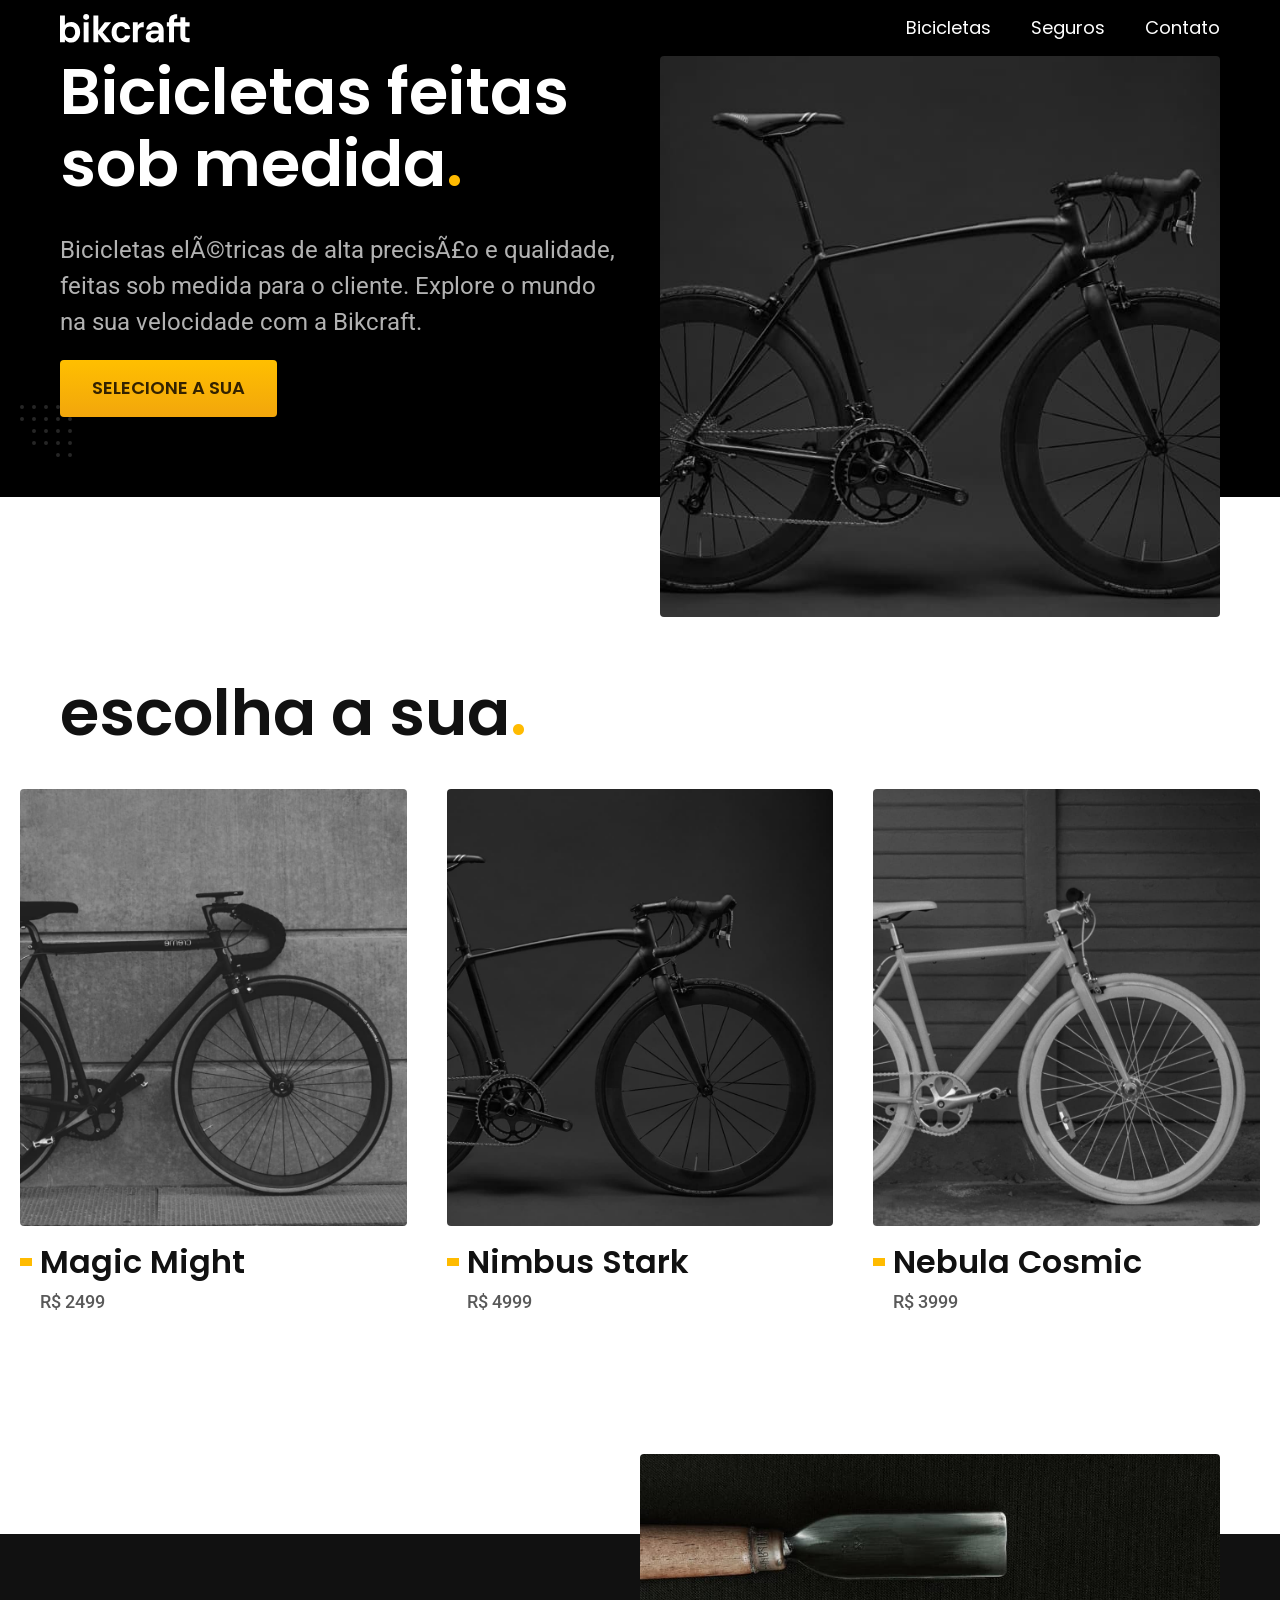
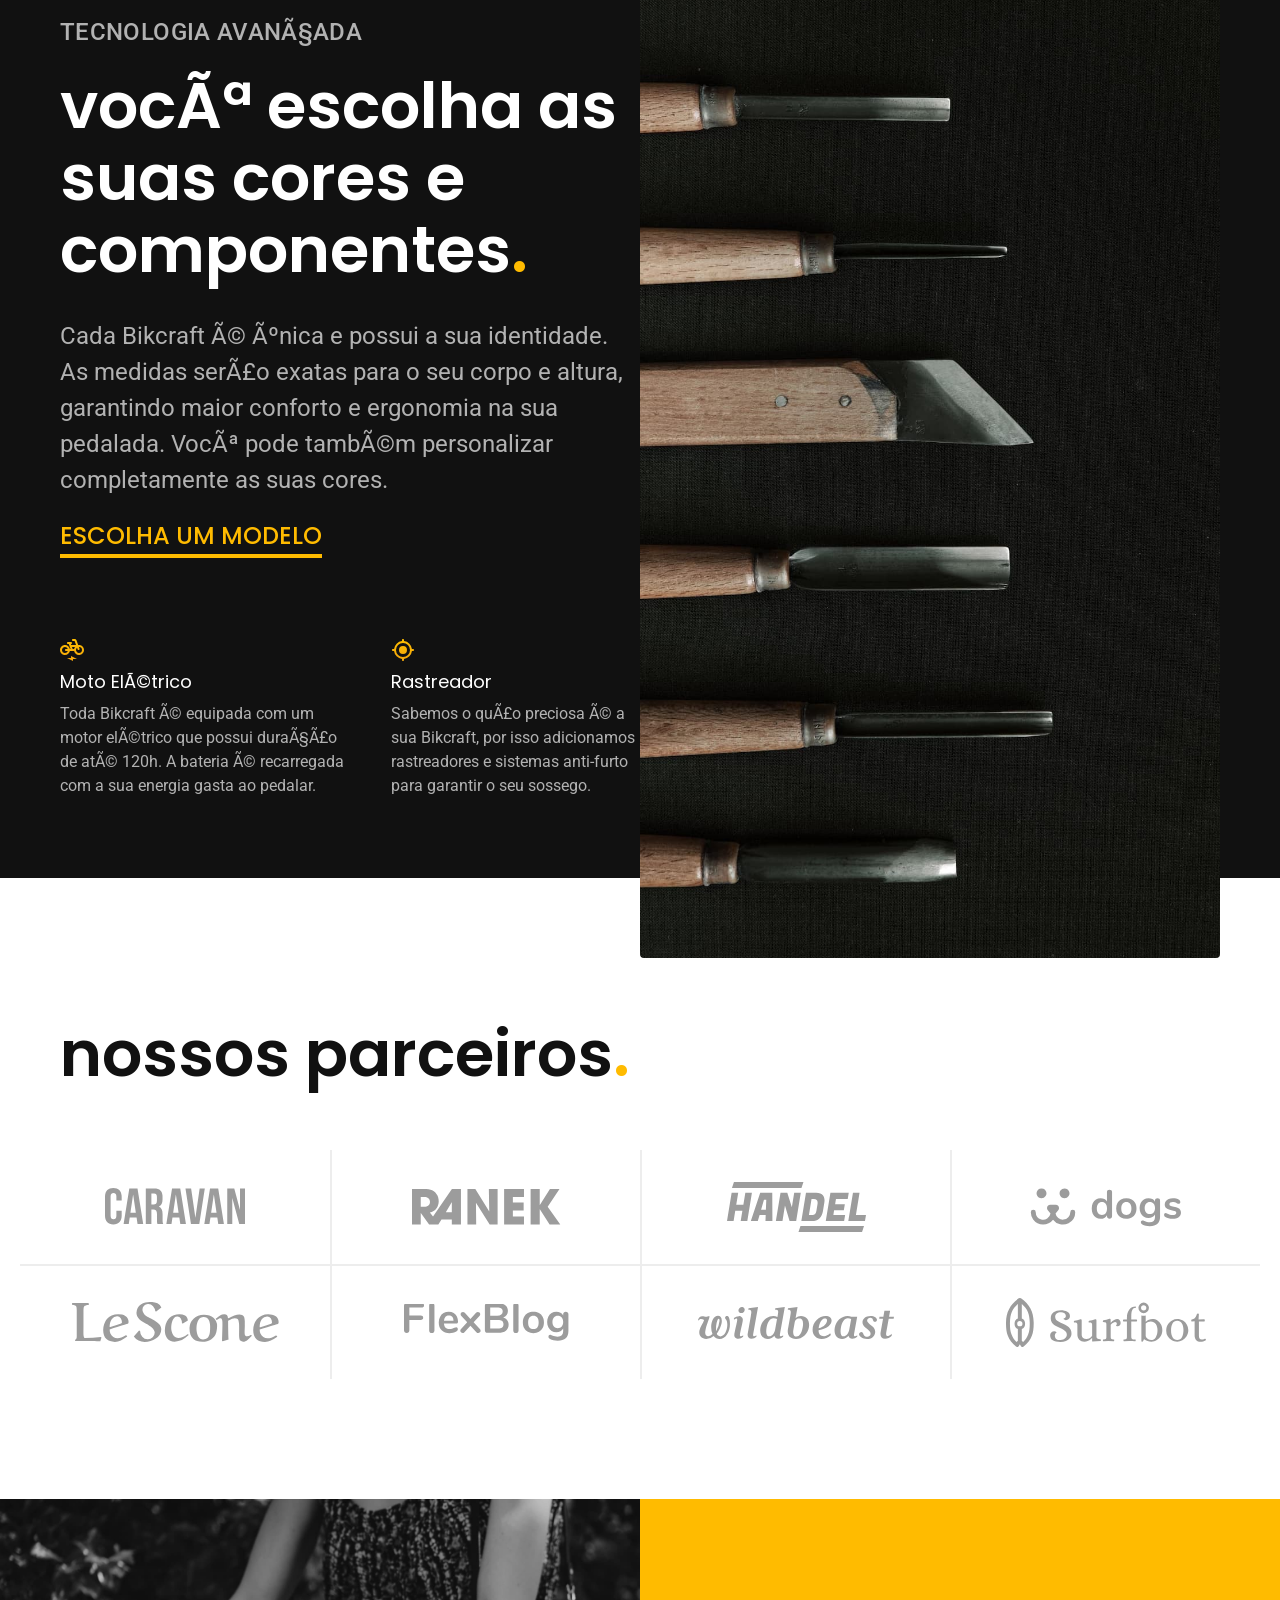
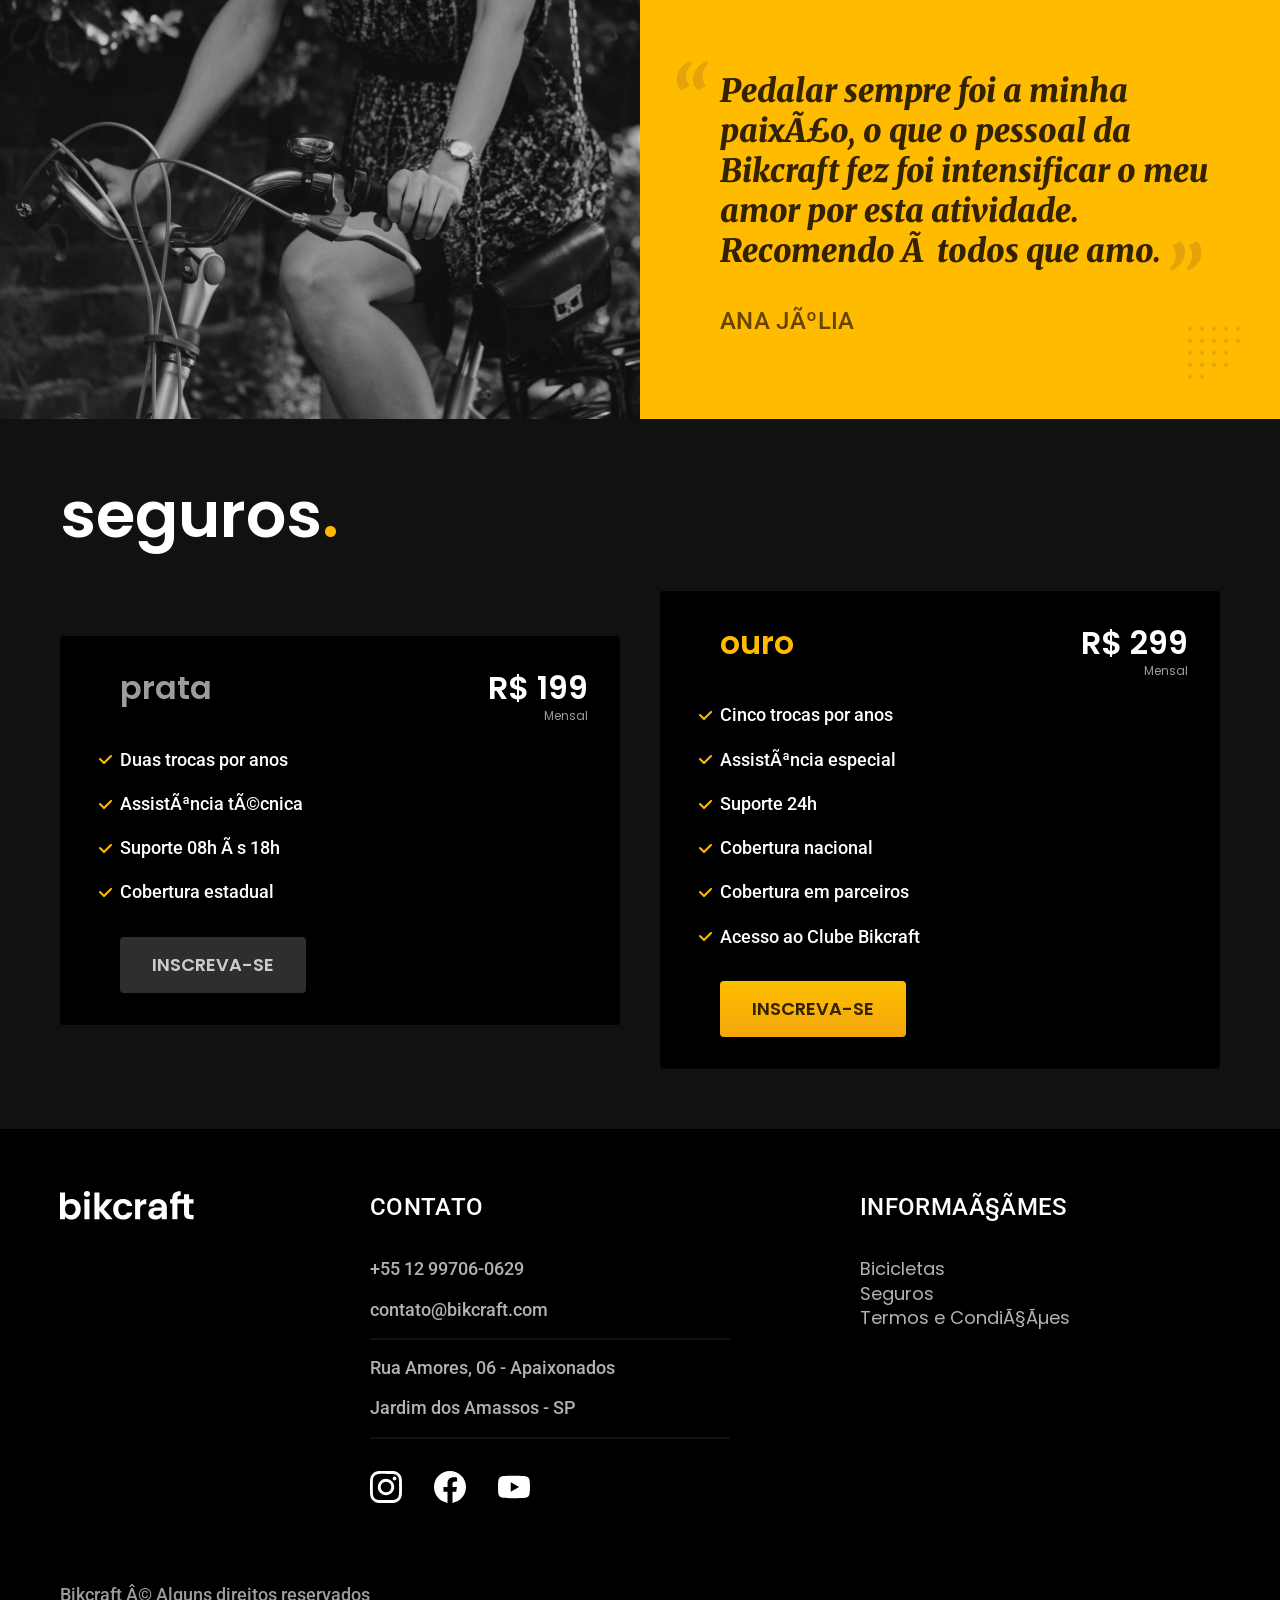
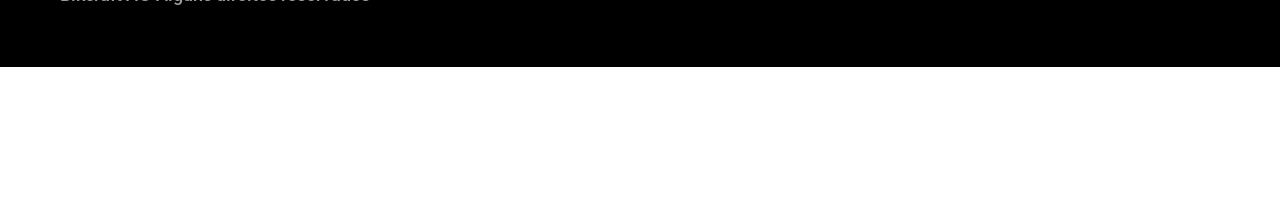
<file: index.html>
<!DOCTYPE html>
<html lang="pt-br">

<head>
  <meta charset="UTF-08">
  <meta name="viewport" content="width=device-width, initial-scale=1.0">
  <title>Bikcraft - Bicicletas Elétricas</title>
  <meta name="description" content="Bicicletas elétricas de alta precisão e qualidade,  feitas sob medida para o cliente. Explore o mundo na sua velocidade com a Bikcraft.">
  <link rel="shortcut icon" href="favicon.svg" type="image/svg+xml">

  <link rel="preload" href="/css/style.min.css" as="style">
  <link rel="stylesheet" href="./css/style.min.css">
  <link rel="preconnect" href="https://fonts.googleapis.com">
  <link rel="preconnect" href="https://fonts.gstatic.com" crossorigin>
  <link href="https://fonts.googleapis.com/css2?family=Merriweather:ital,wght@1,900&family=Poppins:wght@400;600&family=Roboto:wght@400;500&display=swap" rel="stylesheet">
  <script>document.documentElement.classList.add('js');</script>
</head>

<body>
  <header class="header-bg">
    <div class="header container">
      <a href="./"><img src="./img/bikcraft.svg" alt="Bikcraft" width="132" height="32"></a>
      <nav aria-label="primaria">
        <ul class="header-menu font-1-m cor-0">
          <li><a href="./bicicletas.html">Bicicletas</a></li>
          <li><a href="./seguros.html">Seguros</a></li>
          <li><a href="./contato.html">Contato</a></li>
        </ul>
      </nav>
    </div>
  </header>

  <main class="introducao-bg">
    <div class="container introducao">
      <div class="introducao-conteudo">
        <h1 class="font-1-xxl cor-0 fadeInDown" data-anime="200">Bicicletas feitas sob medida<span class="cor-p1">.</span></h1>
        <p class="font-2-l cor-5 fadeInDown" data-anime="400">Bicicletas elétricas de alta precisão e qualidade, feitas sob medida para o cliente. Explore o mundo na sua velocidade com a Bikcraft.</p>
        <a class="btn" href="#escolha" data-anime="600">Selecione a sua</a>
      </div>
      <picture class="fadeInDown" data-anime="800">
        <source media="(max-width: 800px)" srcset="./img/bicicletas/nimbus.jpg">
        <img src="./img/fotos/introducao.jpg" alt="bicicleta elétrica preta" width="" height="">
      </picture>
    </div>
  </main>

  <article id="escolha" class="bicicletas-lista">
    <h2 class="container font-1-xxl">escolha a sua<span class="cor-p1">.</span></h2>

    <ul>
      <li><a href="./bicicletas/magic.html"><img src="./img/bicicletas/magic-home.jpg" alt="bicicleta preta">
          <h3 class="font-1-xl cor-11">Magic Might</h3><span class="font-2-m cor-8">R$ 2499</span>
        </a>
      </li>
      <li><a href="./bicicletas/nimbus.html"><img src="./img/bicicletas/nimbus-home.jpg" alt="bicicleta preta">
          <h3 class="font-1-xl cor-11">Nimbus Stark</h3><span class="font-2-m cor-8">R$ 4999</span>
        </a>
      </li>
      <li><a href="./bicicletas/nebula.html"><img src="./img/bicicletas/nebula-home.jpg" alt="bicicleta preta">
          <h3 class="font-1-xl cor-11">Nebula Cosmic</h3><span class="font-2-m cor-8">R$ 3999</span>
        </a>
      </li>
    </ul>
  </article>

  <article class="tecnologia-bg">
    <div class="tecnologia container">
      <div class="tecnologia-conteudo">
        <span class="font-2-l-b cor-5">Tecnologia Avançada</span>
        <h2 class="font-1-xxl cor-0">você escolha as suas cores e componentes<span class="cor-p1">.</span></h2>
        <p class="font-2-l cor-5">Cada Bikcraft é única e possui a sua identidade. As medidas serão exatas para o seu corpo e altura, garantindo maior conforto e ergonomia na sua pedalada. Você pode também personalizar completamente as suas cores.</p>
        <a class="link" href="./bicicletas.html">Escolha um modelo</a>

        <div class="tecnologia-vantagens">
          <div>
            <img src="./img/icones/eletrica.svg" alt="" width="24" height="24">
            <h3 class="font-1-m cor-0">Moto Elétrico</h3>
            <p class="font-2-s cor-5">Toda Bikcraft é equipada com um motor elétrico que possui duração de até 120h. A bateria é recarregada com a sua energia gasta ao pedalar.</p>
          </div>
          <div>
            <img src="./img/icones/rastreador.svg" alt="" width="24" height="24">
            <h3 class="font-1-m cor-0">Rastreador</h3>
            <p class="font-2-s cor-5">Sabemos o quão preciosa é a sua Bikcraft, por isso adicionamos rastreadores e sistemas anti-furto para garantir o seu sossego.</p>
          </div>
        </div>
      </div>
      <div class="tecnologia-imagem">
        <img src="./img/fotos/tecnologia.jpg" alt="">
      </div>
    </div>
  </article>

  <section class="parceiros" aria-label="Nossos Parceiros">
    <h2 class="container font-1-xxl">nossos parceiros<span class="cor-p1">.</span></h2>

    <ul>
      <li><img src="./img/parceiros/caravan.svg" alt="Caravan"></li>
      <li><img src="./img/parceiros/ranek.svg" alt="ranek"></li>
      <li><img src="./img/parceiros/handel.svg" alt="handel"></li>
      <li><img src="./img/parceiros/dogs.svg" alt="dogs"></li>
      <li><img src="./img/parceiros/lescone.svg" alt="lescone"></li>
      <li><img src="./img/parceiros/flexblog.svg" alt="flexblog"></li>
      <li><img src="./img/parceiros/wildbeast.svg" alt="wildbeast"></li>
      <li><img src="./img/parceiros/surfbot.svg" alt="surfbot"></li>
    </ul>

  </section>

  <section class="depoimento" aria-label="Depoimento">
    <div>
      <img src="./img/fotos/depoimento.jpg" alt="Pessoa pedalando uma Bikcraft">
    </div>
    <div class="depoimento-conteudo">
      <blockquote class="font-1-xl cor-p5">
        <p>Pedalar sempre foi a minha paixão, o que o pessoal da Bikcraft fez foi intensificar o meu amor por esta atividade. Recomendo à todos que amo.</p>
      </blockquote>
      <span class="font-2-l-b cor-p4">Ana Júlia</span>
    </div>
  </section>

  <article class="seguros-bg">
    <div class="seguros container">
      <h2 class="font-1-xxl cor-0">seguros<span class="cor-p1">.</span></h2>
      <div class="seguros-item">
        <h3 class="font-1-xl cor-6">prata</h3>
        <span class="font-1-xl cor-0">R$ 199 <span class="font-1-xs cor-6">Mensal</span></span>
        <ul class="font-2-m cor-0">
          <li>Duas trocas por anos</li>
          <li>Assistência técnica</li>
          <li>Suporte 08h às 18h</li>
          <li>Cobertura estadual</li>
        </ul>
        <a class="btn secundario" href="./">Inscreva-se</a>
      </div>

      <div class="seguros-item">
        <h3 class="font-1-xl cor-p1">ouro</h3>
        <span class="font-1-xl cor-0">R$ 299<span class="font-1-xs cor-6">Mensal</span></span>
        <ul class="font-2-m cor-0">
          <li>Cinco trocas por anos</li>
          <li>Assistência especial</li>
          <li>Suporte 24h</li>
          <li>Cobertura nacional</li>
          <li>Cobertura em parceiros</li>
          <li>Acesso ao Clube Bikcraft</li>
        </ul>
        <a class="btn" href="./">Inscreva-se</a>
      </div>
    </div>
  </article>

  <footer class="footer-bg">
    <div class="footer container">
      <img src="./img/bikcraft.svg" alt="Bikcraft">
      <div class="footer-contato">
        <h3 class="font-2-l-b cor-0">Contato</h3>
        <ul class="font-2-m cor-5">
          <li><a href="tel:+5512997060629">+55 12 99706-0629</a></li>
          <li><a href="mailto:contato@bikcraft.com">contato@bikcraft.com</a></li>
          <li>Rua Amores, 06 - Apaixonados</li>
          <li>Jardim dos Amassos - SP</li>
        </ul>
        <div class="footer-redes">
          <a href="./"><img src="./img/redes/instagram.svg" alt="Instagram"></a>
          <a href="./"><img src="./img/redes/facebook.svg" alt="Facebook"></a>
          <a href="./"><img src="./img/redes/youtube.svg" alt="Youtube"></a>
        </div>
      </div>
      <div class="footer-informacoes">
        <h3 class="font-2-l-b cor-0">Informações</h3>
        <nav>
          <ul class="font-1-m cor-5">
            <li><a href="./bicicletas.html">Bicicletas</a></li>
            <li><a href="./seguros.html">Seguros</a></li>
            <li><a href="./termos.html">Termos e Condições</a></li>
            <li></li>
          </ul>
        </nav>
      </div>
      <p class="footer-copy font-2-m cor-6">Bikcraft © Alguns direitos reservados</p>
    </div>

  </footer>

  <script src="./js/plugins/simple-anime.js"></script>
  <script src="./js/script.js"></script>
</body>

</html>
</file>
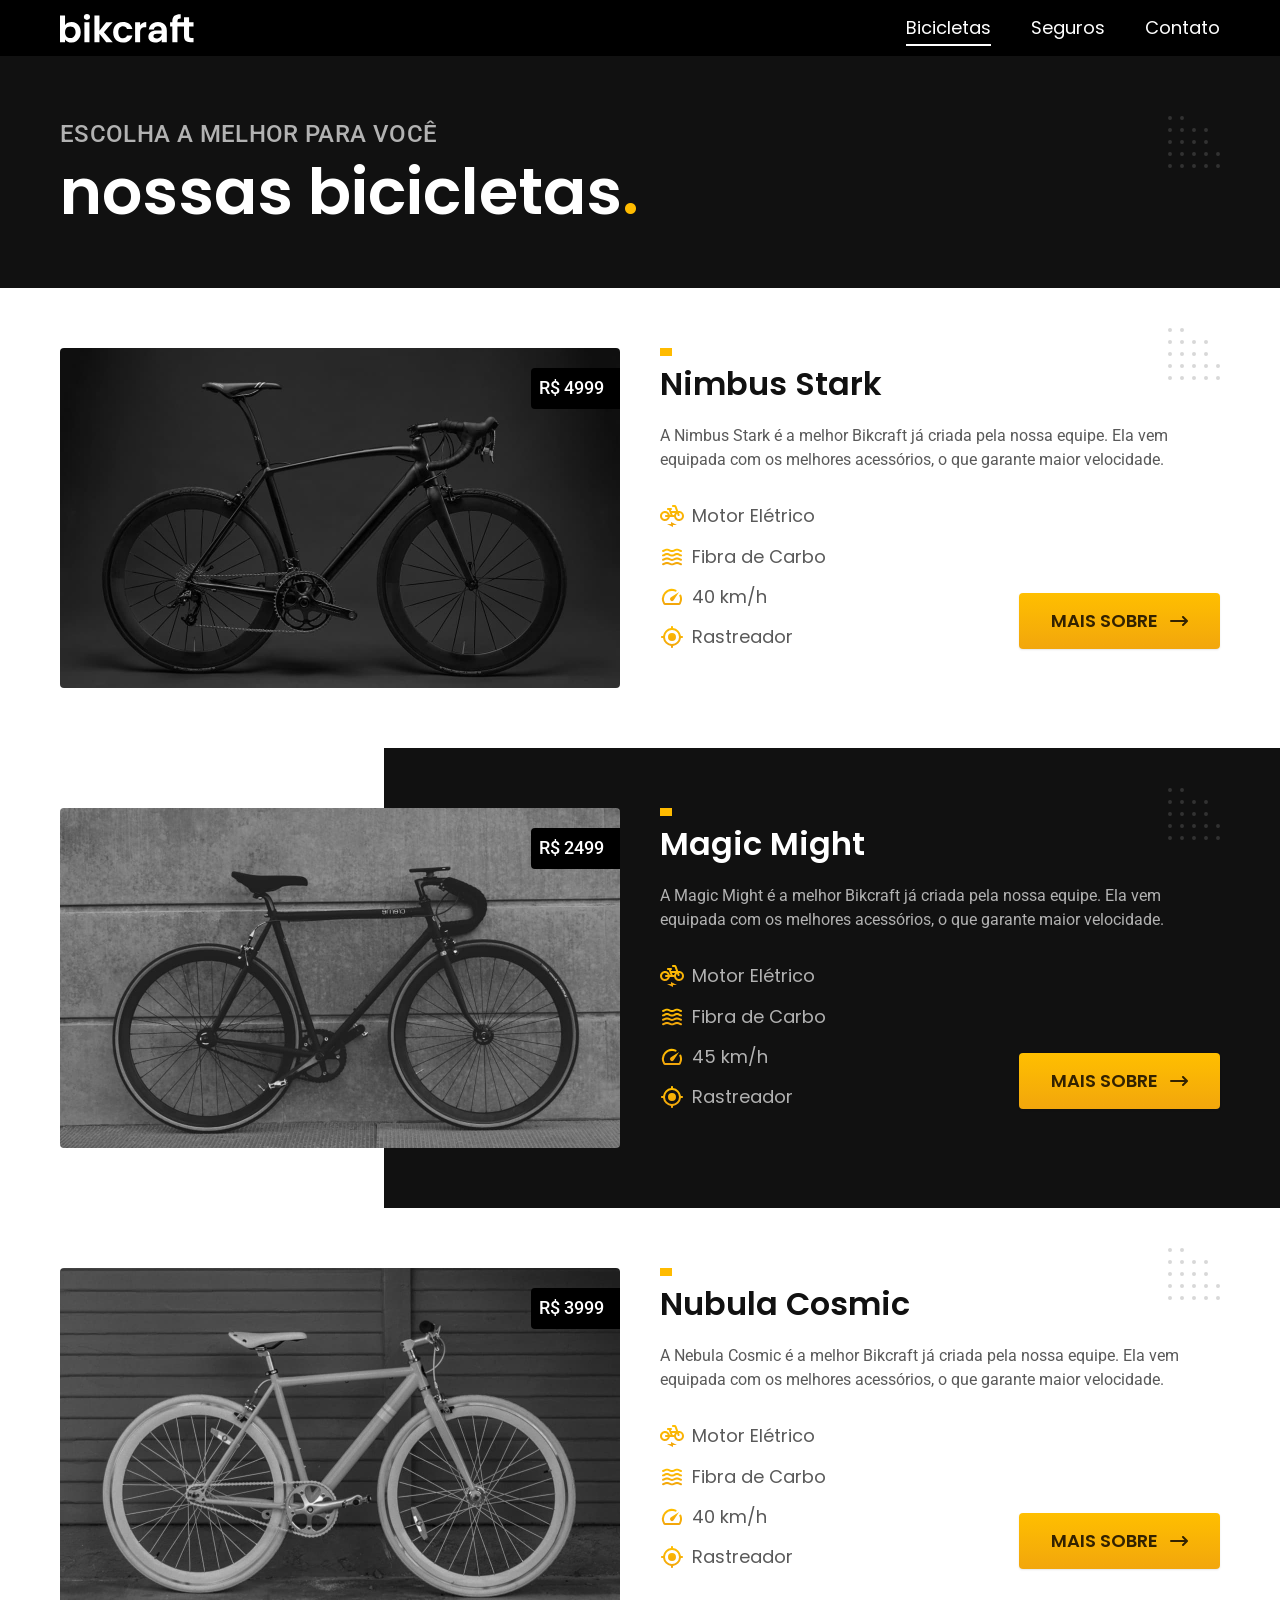
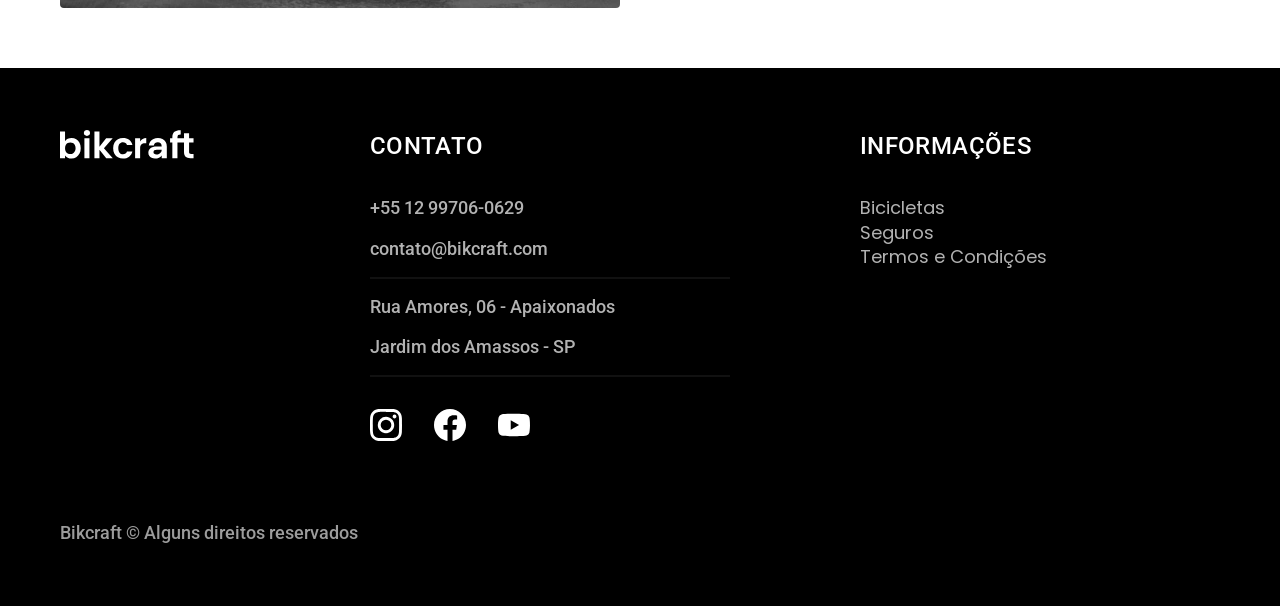
<file: bicicletas.html>
<!DOCTYPE html>
<html lang="pt-br">

<head>
  <meta charset="UTF-8">
  <meta name="viewport" content="width=device-width, initial-scale=1.0">
  <title>Bicicletas | Bikcraft</title>
  <meta name="description" content="Nossas Bicicletas">
  <link rel="shortcut icon" href="favicon.svg" type="image/svg+xml">
  <link rel="preload" href="/css/style.min.css" as="style">
  <link rel="stylesheet" href="./css/style.min.css">
  <link rel="preconnect" href="https://fonts.googleapis.com">
  <link rel="preconnect" href="https://fonts.gstatic.com" crossorigin>
  <link href="https://fonts.googleapis.com/css2?family=Merriweather:ital,wght@1,900&family=Poppins:wght@400;600&family=Roboto:wght@400;500&display=swap" rel="stylesheet">
  <script>document.documentElement.classList.add('js');</script>
</head>

<body id="bicicletas">
  <header class="header-bg">
    <div class="header container">
      <a href="./"><img src="./img/bikcraft.svg" alt="Bikcraft"></a>
      <nav aria-label="primaria">
        <ul class="font-1-m header-menu cor-0">
          <li><a href="./bicicletas.html">Bicicletas</a></li>
          <li><a href="./seguros.html">Seguros</a></li>
          <li><a href="./contato.html">Contato</a></li>
        </ul>
      </nav>
    </div>
  </header>

  <main>
    <div class="titulo-bg">
      <div class="container titulo">
        <p class="font-2-l-b cor-5">Escolha a melhor para você</p>
        <h1 class="font-1-xxl cor-0">nossas bicicletas<span class="cor-p1">.</span></h1>
      </div>
    </div>


    <div class="bicicletas container">
      <div class="bicicletas-imagem">
        <img src="./img/bicicletas/nimbus.jpg" alt="">
        <span class="font-2-m cor-0">R$ 4999</span>
      </div>
      <div class="bicicletas-conteudo">
        <h2 class="font-1-xl">Nimbus Stark</h2>
        <p class="font-2-s cor-8">A Nimbus Stark é a melhor Bikcraft já criada pela nossa equipe. Ela vem equipada com os melhores acessórios, o que garante maior velocidade.</p>
        <ul class="font-1-m cor-8">
          <li><img src="./img/icones/eletrica.svg" alt="">
            Motor Elétrico
          </li>
          <li><img src="./img/icones/carbono.svg" alt="">
            Fibra de Carbo
          </li>
          <li><img src="./img/icones/velocidade.svg" alt="">
            40 km/h
          </li>
          <li><img src="./img/icones/rastreador.svg" alt="">
            Rastreador
          </li>
        </ul>
        <a class="btn seta" href="./bicicletas/nimbus.html">Mais Sobre</a>
      </div>
    </div>

    <div class="bicicletas-bg">
      <div class="bicicletas container">
        <div class="bicicletas-imagem">
          <img src="./img/bicicletas/magic.jpg" alt="">
          <span class="font-2-m cor-0">R$ 2499</span>
        </div>
        <div class="bicicletas-conteudo">
          <h2 class="font-1-xl cor-0">Magic Might</h2>
          <p class="font-2-s cor-5">A Magic Might é a melhor Bikcraft já criada pela nossa equipe. Ela vem equipada com os melhores acessórios, o que garante maior velocidade.</p>
          <ul class="font-1-m cor-5">
            <li><img src="./img/icones/eletrica.svg" alt="">
              Motor Elétrico
            </li>
            <li><img src="./img/icones/carbono.svg" alt="">
              Fibra de Carbo
            </li>
            <li><img src="./img/icones/velocidade.svg" alt="">
              45 km/h
            </li>
            <li><img src="./img/icones/rastreador.svg" alt="">
              Rastreador
            </li>
          </ul>
          <a class="btn seta" href="./bicicletas/magic.html">Mais Sobre</a>
        </div>
      </div>
    </div>

    <div class="bicicletas container">
      <div class="bicicletas-imagem">
        <img src="./img/bicicletas/nebula.jpg" alt="">
        <span class="font-2-m cor-0">R$ 3999</span>
      </div>
      <div class="bicicletas-conteudo">
        <h2 class="font-1-xl">Nubula Cosmic</h2>
        <p class="font-2-s cor-8">A Nebula Cosmic é a melhor Bikcraft já criada pela nossa equipe. Ela vem equipada com os melhores acessórios, o que garante maior velocidade.</p>
        <ul class="font-1-m cor-8">
          <li><img src="./img/icones/eletrica.svg" alt="">
            Motor Elétrico
          </li>
          <li><img src="./img/icones/carbono.svg" alt="">
            Fibra de Carbo
          </li>
          <li><img src="./img/icones/velocidade.svg" alt="">
            40 km/h
          </li>
          <li><img src="./img/icones/rastreador.svg" alt="">
            Rastreador
          </li>
        </ul>
        <a class="btn seta" href="./bicicletas/nebula.html">Mais Sobre</a>
      </div>
    </div>


  </main>

  <footer class="footer-bg">
    <div class="footer container">
      <img src="./img/bikcraft.svg" alt="Bikcraft">
      <div class="footer-contato">
        <h3 class="font-2-l-b cor-0">Contato</h3>
        <ul class="font-2-m cor-5">
          <li><a href="tel:+5512997060629">+55 12 99706-0629</a></li>
          <li><a href="mailto:contato@bikcraft.com">contato@bikcraft.com</a></li>
          <li>Rua Amores, 06 - Apaixonados</li>
          <li>Jardim dos Amassos - SP</li>
        </ul>
        <div class="footer-redes">
          <a href="./"><img src="./img/redes/instagram.svg" alt="Instagram"></a>
          <a href="./"><img src="./img/redes/facebook.svg" alt="Facebook"></a>
          <a href="./"><img src="./img/redes/youtube.svg" alt="Youtube"></a>
        </div>
      </div>
      <div class="footer-informacoes">
        <h3 class="font-2-l-b cor-0">Informações</h3>
        <nav>
          <ul class="font-1-m cor-5">
            <li><a href="./bicicletas.html">Bicicletas</a></li>
            <li><a href="./seguros.html">Seguros</a></li>
            <li><a href="./termos.html">Termos e Condições</a></li>
            <li></li>
          </ul>
        </nav>
      </div>
      <p class="footer-copy font-2-m cor-6">Bikcraft © Alguns direitos reservados</p>
    </div>

  </footer>
  <script src="./js/script.js"></script>
</body>

</html>
</file>
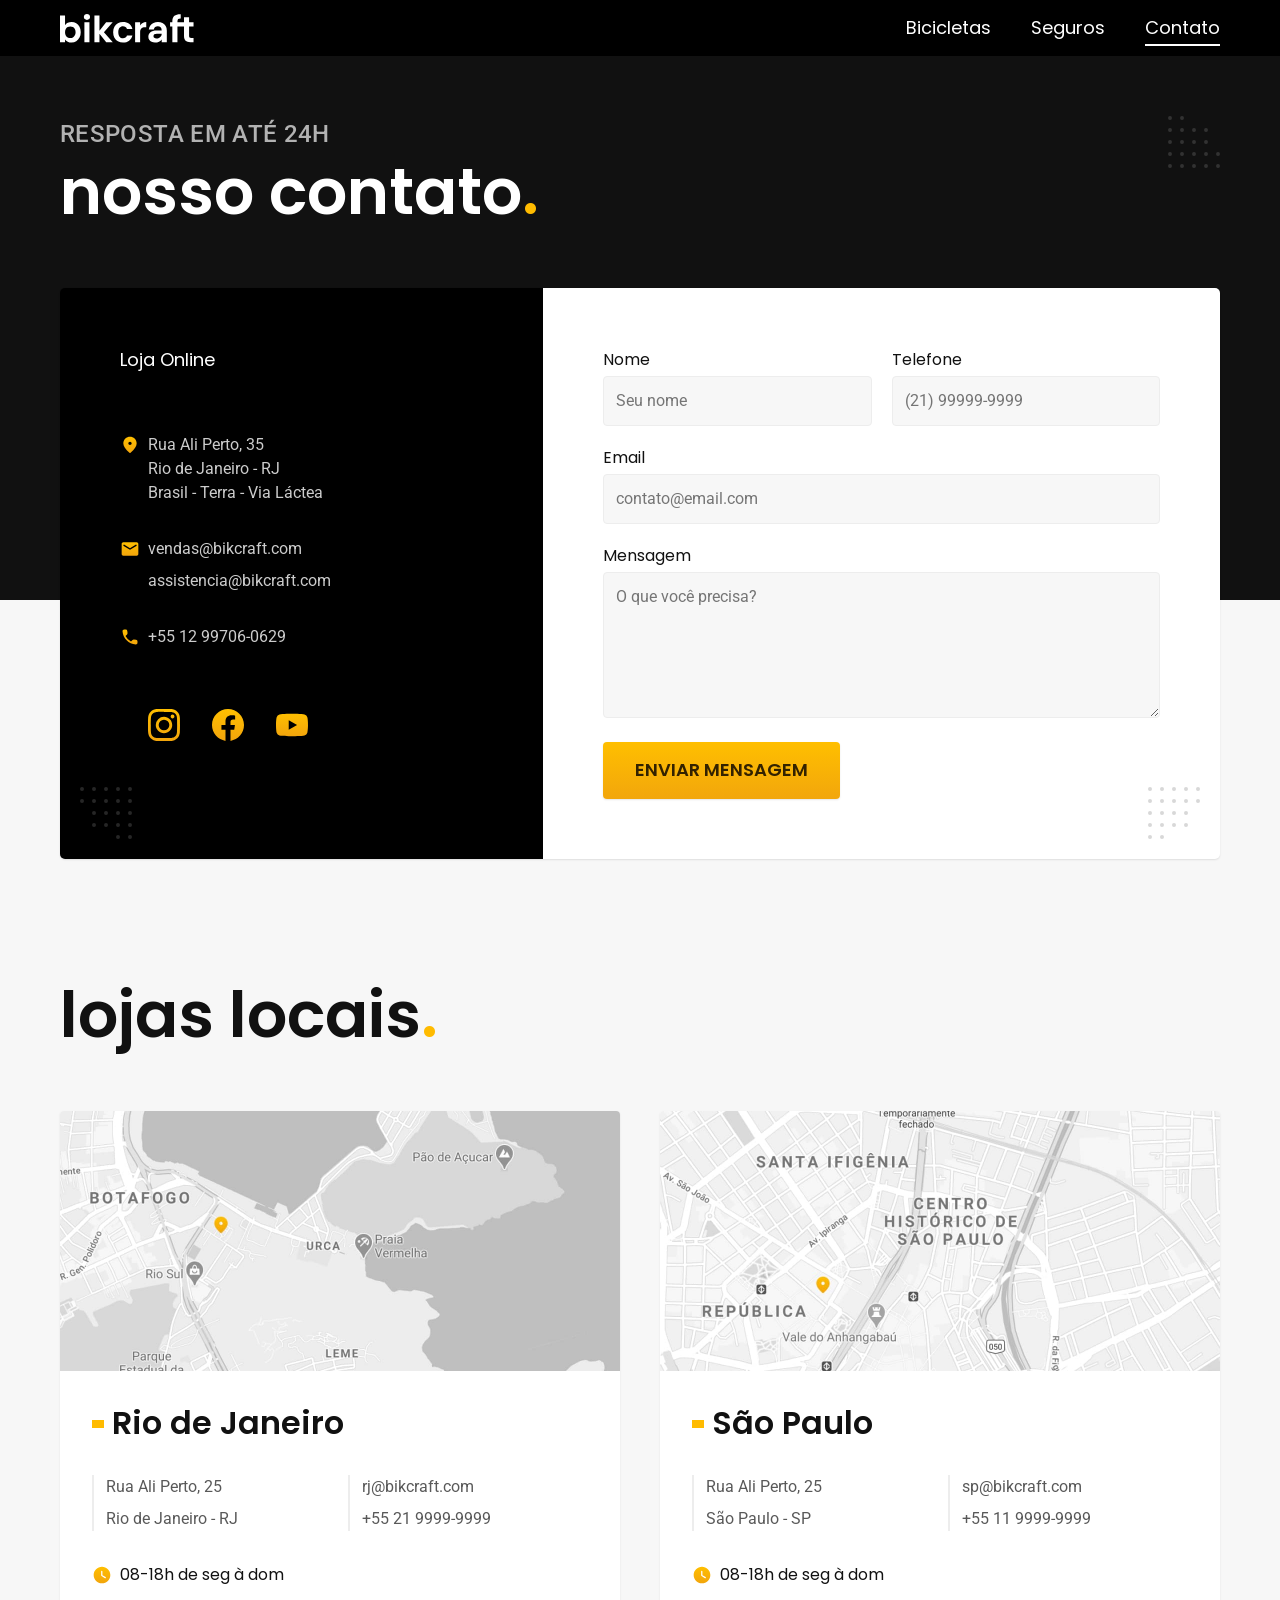
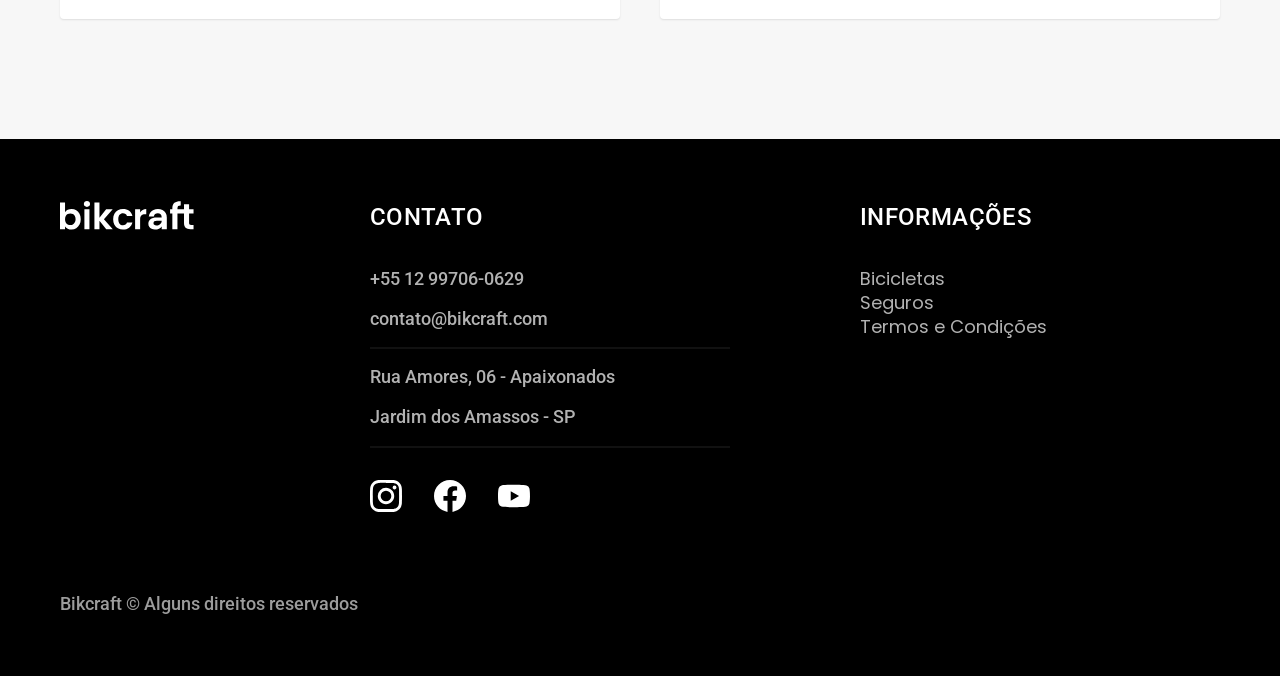
<file: contato.html>
<!DOCTYPE html>
<html lang="pt-br">

<head>
  <meta charset="UTF-8">
  <meta name="viewport" content="width=device-width, initial-scale=1.0">
  <title>Contato | Bikcraft</title>
  <meta name="description" content="Contato Bikcraft">
  <link rel="shortcut icon" href="favicon.svg" type="image/svg+xml">
  <link rel="preload" href="/css/style.min.css" as="style">
  <link rel="stylesheet" href="./css/style.min.css">
  <link rel="preconnect" href="https://fonts.googleapis.com">
  <link rel="preconnect" href="https://fonts.gstatic.com" crossorigin>
  <link href="https://fonts.googleapis.com/css2?family=Merriweather:ital,wght@1,900&family=Poppins:wght@400;600&family=Roboto:wght@400;500&display=swap" rel="stylesheet">
  <script>document.documentElement.classList.add('js');</script>
</head>

<body id="contato">
  <header class="header-bg">
    <div class="header container">
      <a href="./"><img src="./img/bikcraft.svg" alt="Bikcraft"></a>
      <nav aria-label="primaria">
        <ul class="font-1-m header-menu cor-0">
          <li><a href="./bicicletas.html">Bicicletas</a></li>
          <li><a href="./seguros.html">Seguros</a></li>
          <li><a href="./contato.html">Contato</a></li>
        </ul>
      </nav>
    </div>
  </header>

  <main>
    <div class="titulo-bg">
      <div class="container titulo">
        <p class="font-2-l-b cor-5">Resposta em até 24h</p>
        <h1 class="font-1-xxl cor-0">nosso contato<span class="cor-p1">.</span></h1>
      </div>
    </div>

    <div class="contato container">
      <section class="contato-dados" aria-label="Endereço">

        <h2 class="font-1-m cor-0">Loja Online</h2>

        <div class="contato-endereco font-2-s cor-4">
          <p>Rua Ali Perto, 35</p>
          <p>Rio de Janeiro - RJ</p>
          <p>Brasil - Terra - Via Láctea</p>
        </div>

        <address class="contato-meios font-2-s cor-4">
          <a href="mailto:vendas@bikcraft.com">vendas@bikcraft.com</a>
          <a href="mailto:assistencia@bikcraft.com">assistencia@bikcraft.com</a>
          <a href="tel:+5512997060629">+55 12 99706-0629</a>
        </address>

        <div class="contato-redes">
          <a href="./"><img src="./img/redes/instagram-p.svg" alt="Instagram"></a>
          <a href="./"><img src="./img/redes/facebook-p.svg" alt="Facebook"></a>
          <a href="./"><img src="./img/redes/youtube-p.svg" alt="Youtube"></a>
        </div>
      </section>

      <section class="contato-formulario" aria-label="Formulario">
        <form class="form" action="./contato.html">
          <div>
            <label for="nome">Nome</label>
            <input type="text" id="nome" name="nome" placeholder="Seu nome">
          </div>

          <div>
            <label for="telefone">Telefone</label>
            <input type="text" id="telefone" name="telefone" placeholder="(21) 99999-9999">
          </div>

          <div class="col-2">
            <label for="email">Email</label>
            <input type="email" id="email" name="email" placeholder="contato@email.com">
          </div>

          <div class="col-2">
            <label for="mensagem">Mensagem</label>
            <textarea name="mensagem" id="mensagem" rows="5" placeholder="O que você precisa?"></textarea>
          </div>

          <button class="btn">Enviar Mensagem</button>
        </form>
      </section aria-label="formulario">

    </div>
  </main>

  <article class="lojas container">
    <h2 class="font-1-xxl">lojas locais<span class="cor-p1">.</span></h2>
    <div class="lojas-item">
      <img src="./img/lojas/rj.jpg" alt="mapa marcando o endereço em Rua Ali Perto, 25 - Rio de Janeiro - RJ">
      <div class="lojas-conteudo">
        <h3 class="font-1-xl">Rio de Janeiro</h3>
        <div class="lojas-dados font-2-s cor-8">
          <p>Rua Ali Perto, 25</p>
          <p>Rio de Janeiro - RJ</p>
        </div>
        <div class="lojas-dados font-2-s cor-8">
          <a href="mailto:rj@bikcraft.com">rj@bikcraft.com</a>
          <a href="tel:+552199999999">+55 21 9999-9999</a>
        </div>
        <p class="lojas-tempo font-1-s"><img src="./img/icones/horario.svg" alt="">08-18h de seg à dom</p>
      </div>
    </div>

    <div class="lojas-item">
      <img src="./img/lojas/sp.jpg" alt="mapa marcando o endereço em Rua Ali Perto, 25 - São Paulo - SP">
      <div class="lojas-conteudo">
        <h3 class="font-1-xl">São Paulo</h3>
        <div class="lojas-dados font-2-s cor-8">
          <p>Rua Ali Perto, 25</p>
          <p>São Paulo - SP</p>
        </div>
        <div class="lojas-dados font-2-s cor-8">
          <a href="mailto:sp@bikcraft.com">sp@bikcraft.com</a>
          <a href="tel:+551199999999">+55 11 9999-9999</a>
        </div>
        <p class="lojas-tempo font-1-s"><img src="./img/icones/horario.svg" alt="">08-18h de seg à dom</p>
      </div>
    </div>
  </article>
  <footer class="footer-bg">
    <div class="footer container">
      <img src="./img/bikcraft.svg" alt="Bikcraft">
      <div class="footer-contato">
        <h3 class="font-2-l-b cor-0">Contato</h3>
        <ul class="font-2-m cor-5">
          <li><a href="tel:+5512997060629">+55 12 99706-0629</a></li>
          <li><a href="mailto:contato@bikcraft.com">contato@bikcraft.com</a></li>
          <li>Rua Amores, 06 - Apaixonados</li>
          <li>Jardim dos Amassos - SP</li>
        </ul>
        <div class="footer-redes">
          <a href="./"><img src="./img/redes/instagram.svg" alt="Instagram"></a>
          <a href="./"><img src="./img/redes/facebook.svg" alt="Facebook"></a>
          <a href="./"><img src="./img/redes/youtube.svg" alt="Youtube"></a>
        </div>
      </div>
      <div class="footer-informacoes">
        <h3 class="font-2-l-b cor-0">Informações</h3>
        <nav>
          <ul class="font-1-m cor-5">
            <li><a href="./bicicletas.html">Bicicletas</a></li>
            <li><a href="./seguros.html">Seguros</a></li>
            <li><a href="./termos.html">Termos e Condições</a></li>
            <li></li>
          </ul>
        </nav>
      </div>
      <p class="footer-copy font-2-m cor-6">Bikcraft © Alguns direitos reservados</p>
    </div>

  </footer>
  <script src="./js/script.js"></script>
</body>

</html>
</file>
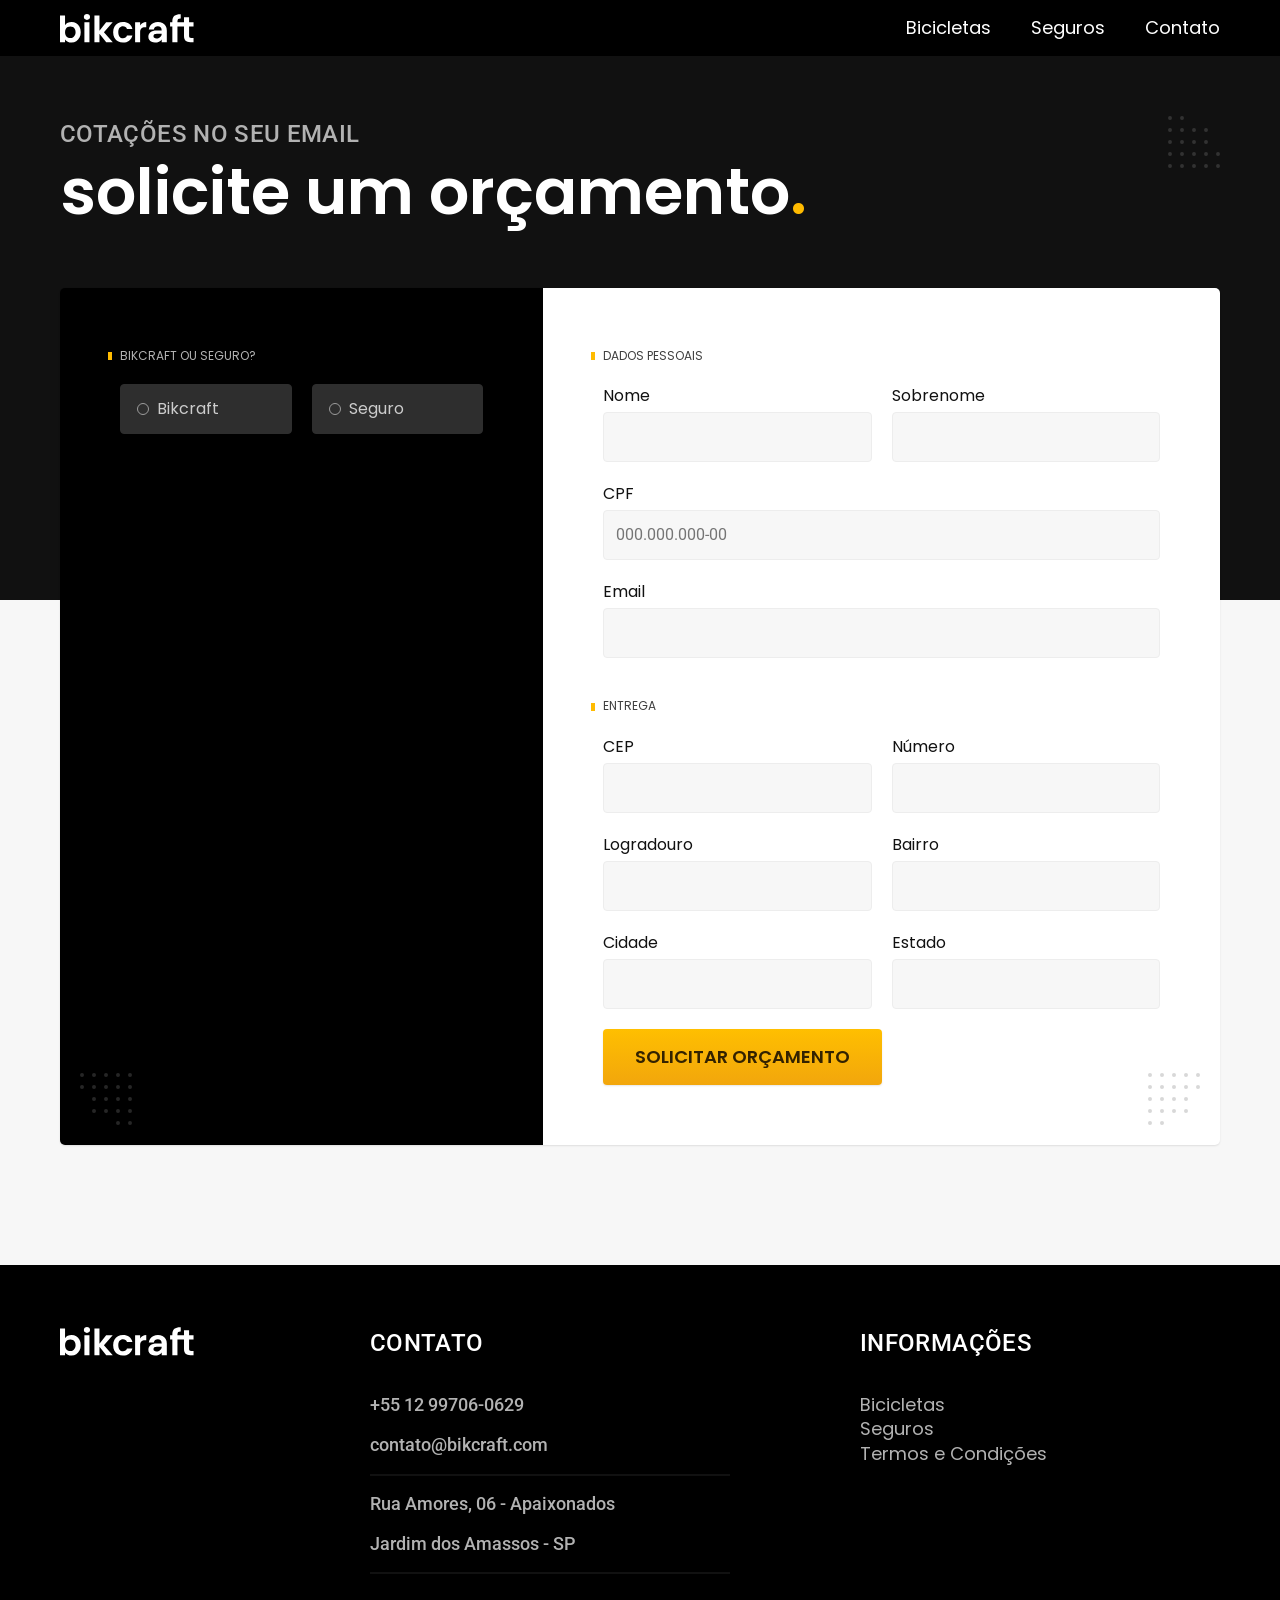
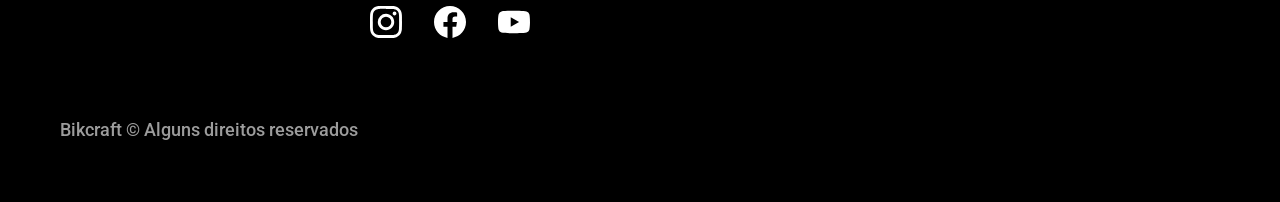
<file: orcamento.html>
<!DOCTYPE html>
<html lang="pt-br">

<head>
  <meta charset="UTF-8">
  <meta name="viewport" content="width=device-width, initial-scale=1.0">
  <title>Orçamento | Bikcraft</title>
  <meta name="description" content="Orçamento">
  <link rel="shortcut icon" href="favicon.svg" type="image/svg+xml">
  <link rel="preload" href="/css/style.min.css" as="style">
  <link rel="stylesheet" href="./css/style.min.css">
  <link rel="preconnect" href="https://fonts.googleapis.com">
  <link rel="preconnect" href="https://fonts.gstatic.com" crossorigin>
  <link href="https://fonts.googleapis.com/css2?family=Merriweather:ital,wght@1,900&family=Poppins:wght@400;600&family=Roboto:wght@400;500&display=swap" rel="stylesheet">
  <script>document.documentElement.classList.add('js');</script>
</head>

<body id="orcamento">
  <header class="header-bg">
    <div class="header container">
      <a href="./"><img src="./img/bikcraft.svg" alt="Bikcraft"></a>
      <nav aria-label="primaria">
        <ul class="font-1-m header-menu cor-0">
          <li><a href="./bicicletas.html">Bicicletas</a></li>
          <li><a href="./seguros.html">Seguros</a></li>
          <li><a href="./contato.html">Contato</a></li>
        </ul>
      </nav>
    </div>
  </header>

  <main>
    <div class="titulo-bg">
      <div class="container titulo">
        <p class="font-2-l-b cor-5">Cotações no seu email</p>
        <h1 class="font-1-xxl cor-0">solicite um orçamento<span class="cor-p1">.</span></h1>
      </div>
    </div>

    <form class="orcamento container" action="./">
      <div class="orcamento-produto">
        <h2 class="font-1-xs cor-5">Bikcraft ou Seguro?</h2>

        <input type="radio" name="tipo" value="bikcraft" id="bikcraft">
        <label for="bikcraft">Bikcraft</label>

        <input type="radio" name="tipo" value="seguro" id="seguro">
        <label for="seguro">Seguro</label>

        <div class="orcamento-conteudo" id="orcamento-bikcraft">
          <h2 class="font-1-xs cor-5">Escolha a sua</h2>

          <input type="radio" name="produto" value="nimbus" id="nimbus">
          <label for="nimbus">Nimbus Stark <span>R$ 4999</span></label>
          <div class="orcamento-detalhes">
            <ul class="font-1-xs cor-8">
              <li><img src="./img/icones/eletrica.svg" alt=""> Motor Elétrico</li>
              <li><img src="./img/icones/carbono.svg" alt=""> Fibra de Carbono</li>
              <li><img src="./img/icones/velocidade.svg" alt=""> 50 km/h</li>
              <li><img src="./img/icones/rastreador.svg" alt=""> Rastreador</li>
            </ul>
            <img src="/./img/bicicletas/nimbus.jpg" alt="Bicicleta preta">
          </div>

          <input type="radio" name="produto" value="magic" id="magic">
          <label for="magic">Magic Might <span>R$ 2499</span></label>
          <div class="orcamento-detalhes">
            <ul class="font-1-xs cor-8">
              <li><img src="./img/icones/eletrica.svg" alt=""> Motor Elétrico</li>
              <li><img src="./img/icones/carbono.svg" alt=""> Fibra de Carbono</li>
              <li><img src="./img/icones/velocidade.svg" alt=""> km/h</li>
              <li><img src="./img/icones/rastreador.svg" alt=""> Rastreador</li>
            </ul>
            <img src="/./img/bicicletas/magic.jpg" alt="Bicicleta preta">
          </div>

          <input type="radio" name="produto" value="nebula" id="nebula">
          <label for="nebula">Nebula Cosmic <span>R$ 3999</span></label>
          <div class="orcamento-detalhes">
            <ul class="font-1-xs cor-8">
              <li><img src="./img/icones/eletrica.svg" alt=""> Motor Elétrico</li>
              <li><img src="./img/icones/carbono.svg" alt=""> Fibra de Carbono</li>
              <li><img src="./img/icones/velocidade.svg" alt=""> 50 km/h</li>
              <li><img src="./img/icones/rastreador.svg" alt=""> Rastreador</li>
            </ul>
            <img src="/./img/bicicletas/nebula.jpg" alt="Bicicleta branca">
          </div>
        </div>

        <div class="orcamento-conteudo" id="orcamento-seguro">
          <h2 class="font-1-xs cor-5">Escolha o plano</h2>

          <input type="radio" name="produto" value="prata" id="prata">
          <label for="prata">Prata <span>R$ 199</span></label>

          <input type="radio" name="produto" value="ouro" id="ouro">
          <label for="ouro">Ouro <span>R$ 299</span></label>
        </div>
      </div>

      <div class="orcamento-dados form">
        <h2 class="font-1-xs cor-9 col-2">dados pessoais</h2>
        <div>
          <label for="nome">Nome</label>
          <input type="text" id="nome" name="nome">
        </div>
        <div>
          <label for="sobrenome">Sobrenome</label>
          <input type="text" id="sobrenome" name="sobrenome">
        </div>
        <div class="col-2">
          <label for="cpf">CPF</label>
          <input type="text" id="cpf" name="cpf" placeholder="000.000.000-00">
        </div>
        <div class="col-2">
          <label for="email">Email</label>
          <input type="email" id="email" name="email">
        </div>

        <h2 class="font-1-xs cor-9 col-2">entrega</h2>
        <div>
          <label for="cep">CEP</label>
          <input type="text" id="cep" name="cep">
        </div>
        <div>
          <label for="numero">Número</label>
          <input type="text" id="numero" name="numero">
        </div>
        <div>
          <label for="logradouro">Logradouro</label>
          <input type="text" id="logradouro" name="logradouro">
        </div>
        <div>
          <label for="bairro">Bairro</label>
          <input type="text" id="bairro" name="bairro">
        </div>
        <div>
          <label for="cidade">Cidade</label>
          <input type="text" id="cidade" name="cidade">
        </div>
        <div>
          <label for="estado">Estado</label>
          <input type="text" id="estado" name="estado">
        </div>
        <button class="btn col-2">Solicitar Orçamento</button>
      </div>
    </form>
  </main>
  <footer class="footer-bg">
    <div class="footer container">
      <img src="./img/bikcraft.svg" alt="Bikcraft">
      <div class="footer-contato">
        <h3 class="font-2-l-b cor-0">Contato</h3>
        <ul class="font-2-m cor-5">
          <li><a href="tel:+5512997060629">+55 12 99706-0629</a></li>
          <li><a href="mailto:contato@bikcraft.com">contato@bikcraft.com</a></li>
          <li>Rua Amores, 06 - Apaixonados</li>
          <li>Jardim dos Amassos - SP</li>
        </ul>
        <div class="footer-redes">
          <a href="./"><img src="./img/redes/instagram.svg" alt="Instagram"></a>
          <a href="./"><img src="./img/redes/facebook.svg" alt="Facebook"></a>
          <a href="./"><img src="./img/redes/youtube.svg" alt="Youtube"></a>
        </div>
      </div>
      <div class="footer-informacoes">
        <h3 class="font-2-l-b cor-0">Informações</h3>
        <nav>
          <ul class="font-1-m cor-5">
            <li><a href="./bicicletas.html">Bicicletas</a></li>
            <li><a href="./seguros.html">Seguros</a></li>
            <li><a href="./termos.html">Termos e Condições</a></li>
            <li></li>
          </ul>
        </nav>
      </div>
      <p class="footer-copy font-2-m cor-6">Bikcraft © Alguns direitos reservados</p>
    </div>

  </footer>
  <script src="./js/script.js"></script>
</body>

</html>
</file>
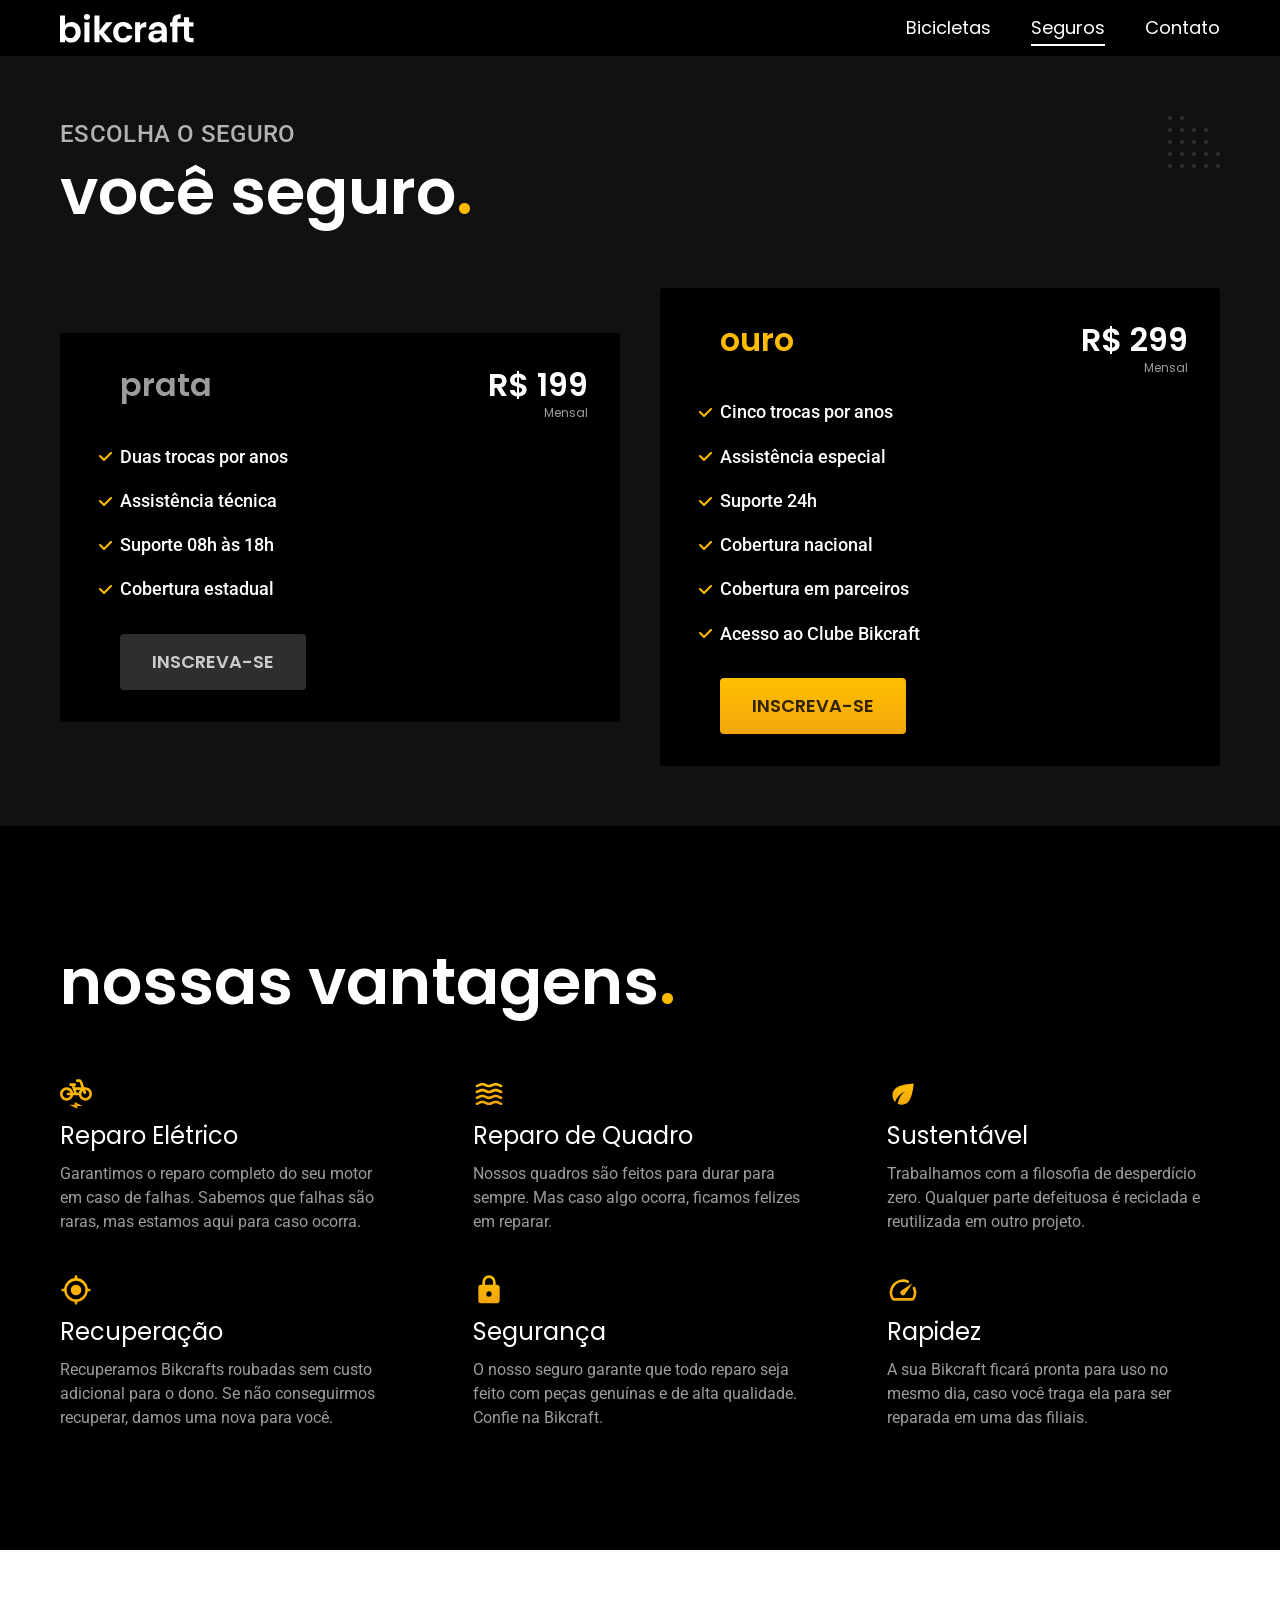
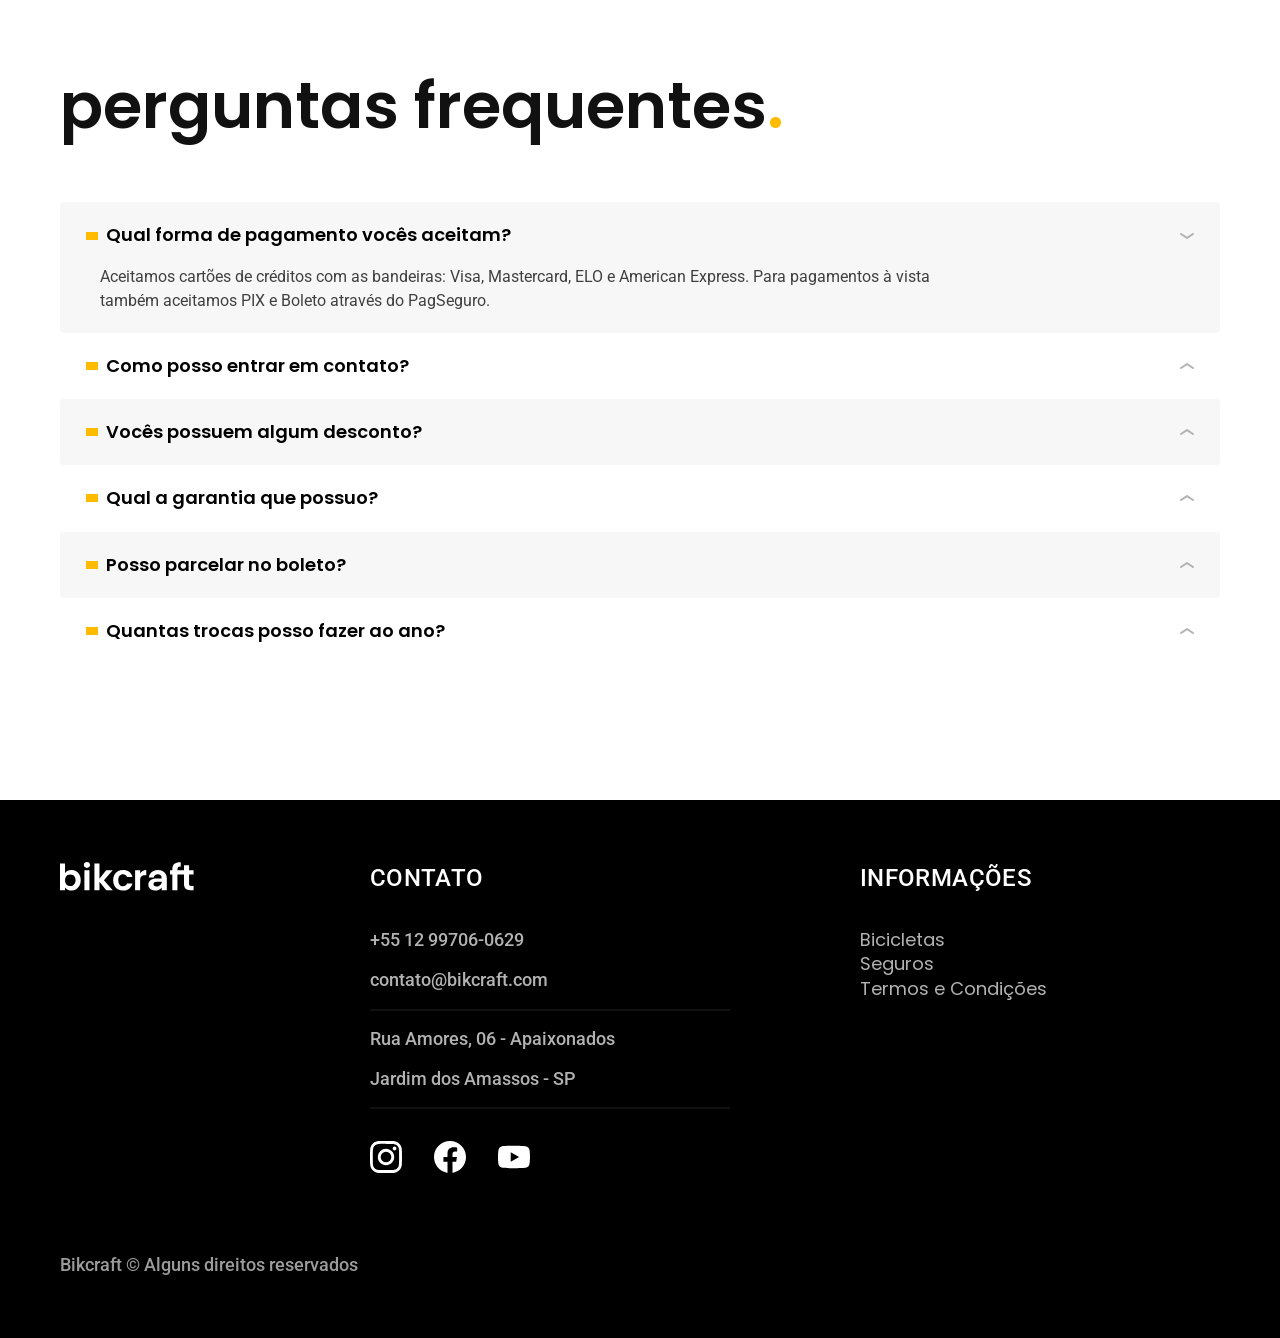
<file: seguros.html>
<!DOCTYPE html>
<html lang="pt-br">

<head>
  <meta charset="UTF-8">
  <meta name="viewport" content="width=device-width, initial-scale=1.0">
  <title>Seguros | Bikcraft</title>
  <meta name="description" content="Nossas Bicicletas">
  <link rel="shortcut icon" href="favicon.svg" type="image/svg+xml">
  <link rel="preload" href="/css/style.min.css" as="style">
  <link rel="stylesheet" href="./css/style.min.css">
  <link rel="preconnect" href="https://fonts.googleapis.com">
  <link rel="preconnect" href="https://fonts.gstatic.com" crossorigin>
  <link href="https://fonts.googleapis.com/css2?family=Merriweather:ital,wght@1,900&family=Poppins:wght@400;600&family=Roboto:wght@400;500&display=swap" rel="stylesheet">
  <script>document.documentElement.classList.add('js');</script>
</head>

<body id="seguros">
  <header class="header-bg">
    <div class="header container">
      <a href="./"><img src="./img/bikcraft.svg" alt="Bikcraft"></a>
      <nav aria-label="primaria">
        <ul class="font-1-m header-menu cor-0">
          <li><a href="./bicicletas.html">Bicicletas</a></li>
          <li><a href="./seguros.html">Seguros</a></li>
          <li><a href="./contato.html">Contato</a></li>
        </ul>
      </nav>
    </div>
  </header>

  <main class="seguros-bg">
    <div class="titulo-bg">
      <div class="container titulo">
        <p class="font-2-l-b cor-5">Escolha o seguro</p>
        <h1 class="font-1-xxl cor-0">você seguro<span class="cor-p1">.</span></h1>
      </div>
    </div>

    <div class="seguros container">
      <div class="seguros-item">
        <h3 class="font-1-xl cor-6">prata</h3>
        <span class="font-1-xl cor-0">R$ 199 <span class="font-1-xs cor-6">Mensal</span></span>
        <ul class="font-2-m cor-0">
          <li>Duas trocas por anos</li>
          <li>Assistência técnica</li>
          <li>Suporte 08h às 18h</li>
          <li>Cobertura estadual</li>
        </ul>
        <a class="btn secundario" href="./orcamento.html?tipo=seguro&produto=prata">Inscreva-se</a>
      </div>

      <div class="seguros-item">
        <h3 class="font-1-xl cor-p1">ouro</h3>
        <span class="font-1-xl cor-0">R$ 299<span class="font-1-xs cor-6">Mensal</span></span>
        <ul class="font-2-m cor-0">
          <li>Cinco trocas por anos</li>
          <li>Assistência especial</li>
          <li>Suporte 24h</li>
          <li>Cobertura nacional</li>
          <li>Cobertura em parceiros</li>
          <li>Acesso ao Clube Bikcraft</li>
        </ul>
        <a class="btn" href="./orcamento.html?tipo=seguro&produto=ouro">Inscreva-se</a>
      </div>
    </div>
  </main>

  <article class="vantagens-bg">
    <div class="vantagens container">
      <h2 class="font-1-xxl cor-0">nossas vantagens<span class="cor-p1">.</span></h2>

      <ul>
        <li>
          <img src="./img/icones/eletrica.svg" alt="">
          <h3 class="font-1-l cor-0">Reparo Elétrico</h3>
          <p class="font-2-s cor-6">Garantimos o reparo completo do seu motor em caso de falhas. Sabemos que falhas são raras, mas estamos aqui para caso ocorra.</p>
        </li>
        <li>
          <img src="./img/icones/carbono.svg" alt="">
          <h3 class="font-1-l cor-0">Reparo de Quadro</h3>
          <p class="font-2-s cor-6">Nossos quadros são feitos para durar para sempre. Mas caso algo ocorra, ficamos felizes em reparar.</p>
        </li>
        <li>
          <img src="./img/icones/sustentavel.svg" alt="">
          <h3 class="font-1-l cor-0">Sustentável</h3>
          <p class="font-2-s cor-6">Trabalhamos com a filosofia de desperdício zero. Qualquer parte defeituosa é reciclada e reutilizada em outro projeto.</p>
        </li>
        <li>
          <img src="./img/icones/rastreador.svg" alt="">
          <h3 class="font-1-l cor-0">Recuperação</h3>
          <p class="font-2-s cor-6">Recuperamos Bikcrafts roubadas sem custo adicional para o dono. Se não conseguirmos recuperar, damos uma nova para você.</p>
        </li>
        <li>
          <img src="./img/icones/seguro.svg" alt="">
          <h3 class="font-1-l cor-0">Segurança</h3>
          <p class="font-2-s cor-6">O nosso seguro garante que todo reparo seja feito com peças genuínas e de alta qualidade. Confie na Bikcraft.</p>
        </li>
        <li>
          <img src="./img/icones/velocidade.svg" alt="">
          <h3 class="font-1-l cor-0">Rapidez</h3>
          <p class="font-2-s cor-6">A sua Bikcraft ficará pronta para uso no mesmo dia, caso você traga ela para ser reparada em uma das filiais.</p>
        </li>
      </ul>
    </div>
  </article>

  <article class="perguntas container">
    <h2 class="font-1-xxl">perguntas frequentes<span class="cor-p1">.</span></h2>

    <dl>
      <div>
        <dt><button class="font-1-m-b" aria-controls="pergunta1" aria-expanded="true"> Qual forma de pagamento vocês aceitam?</button></dt>
        <dd id="pergunta1" class="font-2-s cor-9 ativa">Aceitamos cartões de créditos com as bandeiras: Visa, Mastercard, ELO e American Express. Para pagamentos à vista também aceitamos PIX e Boleto através do PagSeguro.</dd>
      </div>
      <div>
        <dt><button class="font-1-m-b" aria-controls="pergunta2" aria-expanded="false">Como posso entrar em contato?</button></dt>
        <dd id="pergunta2" class="font-2-s cor-9">Aceitamos cartões de créditos com as bandeiras: Visa, Mastercard, ELO e American Express. Para pagamentos à vista também aceitamos PIX e Boleto através do PagSeguro.</dd>
      </div>
      <div>
        <dt><button class="font-1-m-b" aria-controls="pergunta3" aria-expanded="false">Vocês possuem algum desconto?</button></dt>
        <dd id="pergunta3" class="font-2-s cor-9">Aceitamos cartões de créditos com as bandeiras: Visa, Mastercard, ELO e American Express. Para pagamentos à vista também aceitamos PIX e Boleto através do PagSeguro.</dd>
      </div>
      <div>
        <dt><button class="font-1-m-b" aria-controls="pergunta4" aria-expanded="false">Qual a garantia que possuo?</button></dt>
        <dd id="pergunta4" class="font-2-s cor-9">Aceitamos cartões de créditos com as bandeiras: Visa, Mastercard, ELO e American Express. Para pagamentos à vista também aceitamos PIX e Boleto através do PagSeguro.</dd>
      </div>
      <div>
        <dt><button class="font-1-m-b" aria-controls="pergunta5" aria-expanded="false">Posso parcelar no boleto?</button></dt>
        <dd id="pergunta5" class="font-2-s cor-9">Aceitamos cartões de créditos com as bandeiras: Visa, Mastercard, ELO e American Express. Para pagamentos à vista também aceitamos PIX e Boleto através do PagSeguro.</dd>
      </div>
      <div>
        <dt><button class="font-1-m-b" aria-controls="pergunta6" aria-expanded="false">Quantas trocas posso fazer ao ano?</button></dt>
        <dd id="pergunta6" class="font-2-s cor-9">Aceitamos cartões de créditos com as bandeiras: Visa, Mastercard, ELO e American Express. Para pagamentos à vista também aceitamos PIX e Boleto através do PagSeguro.</dd>
      </div>
    </dl>
  </article>

  <footer class="footer-bg">
    <div class="footer container">
      <img src="./img/bikcraft.svg" alt="Bikcraft">
      <div class="footer-contato">
        <h3 class="font-2-l-b cor-0">Contato</h3>
        <ul class="font-2-m cor-5">
          <li><a href="tel:+5512997060629">+55 12 99706-0629</a></li>
          <li><a href="mailto:contato@bikcraft.com">contato@bikcraft.com</a></li>
          <li>Rua Amores, 06 - Apaixonados</li>
          <li>Jardim dos Amassos - SP</li>
        </ul>
        <div class="footer-redes">
          <a href="./"><img src="./img/redes/instagram.svg" alt="Instagram"></a>
          <a href="./"><img src="./img/redes/facebook.svg" alt="Facebook"></a>
          <a href="./"><img src="./img/redes/youtube.svg" alt="Youtube"></a>
        </div>
      </div>
      <div class="footer-informacoes">
        <h3 class="font-2-l-b cor-0">Informações</h3>
        <nav>
          <ul class="font-1-m cor-5">
            <li><a href="./bicicletas.html">Bicicletas</a></li>
            <li><a href="./seguros.html">Seguros</a></li>
            <li><a href="./termos.html">Termos e Condições</a></li>
            <li></li>
          </ul>
        </nav>
      </div>
      <p class="footer-copy font-2-m cor-6">Bikcraft © Alguns direitos reservados</p>
    </div>

  </footer>
  <script src="./js/script.js"></script>
</body>

</html>
</file>
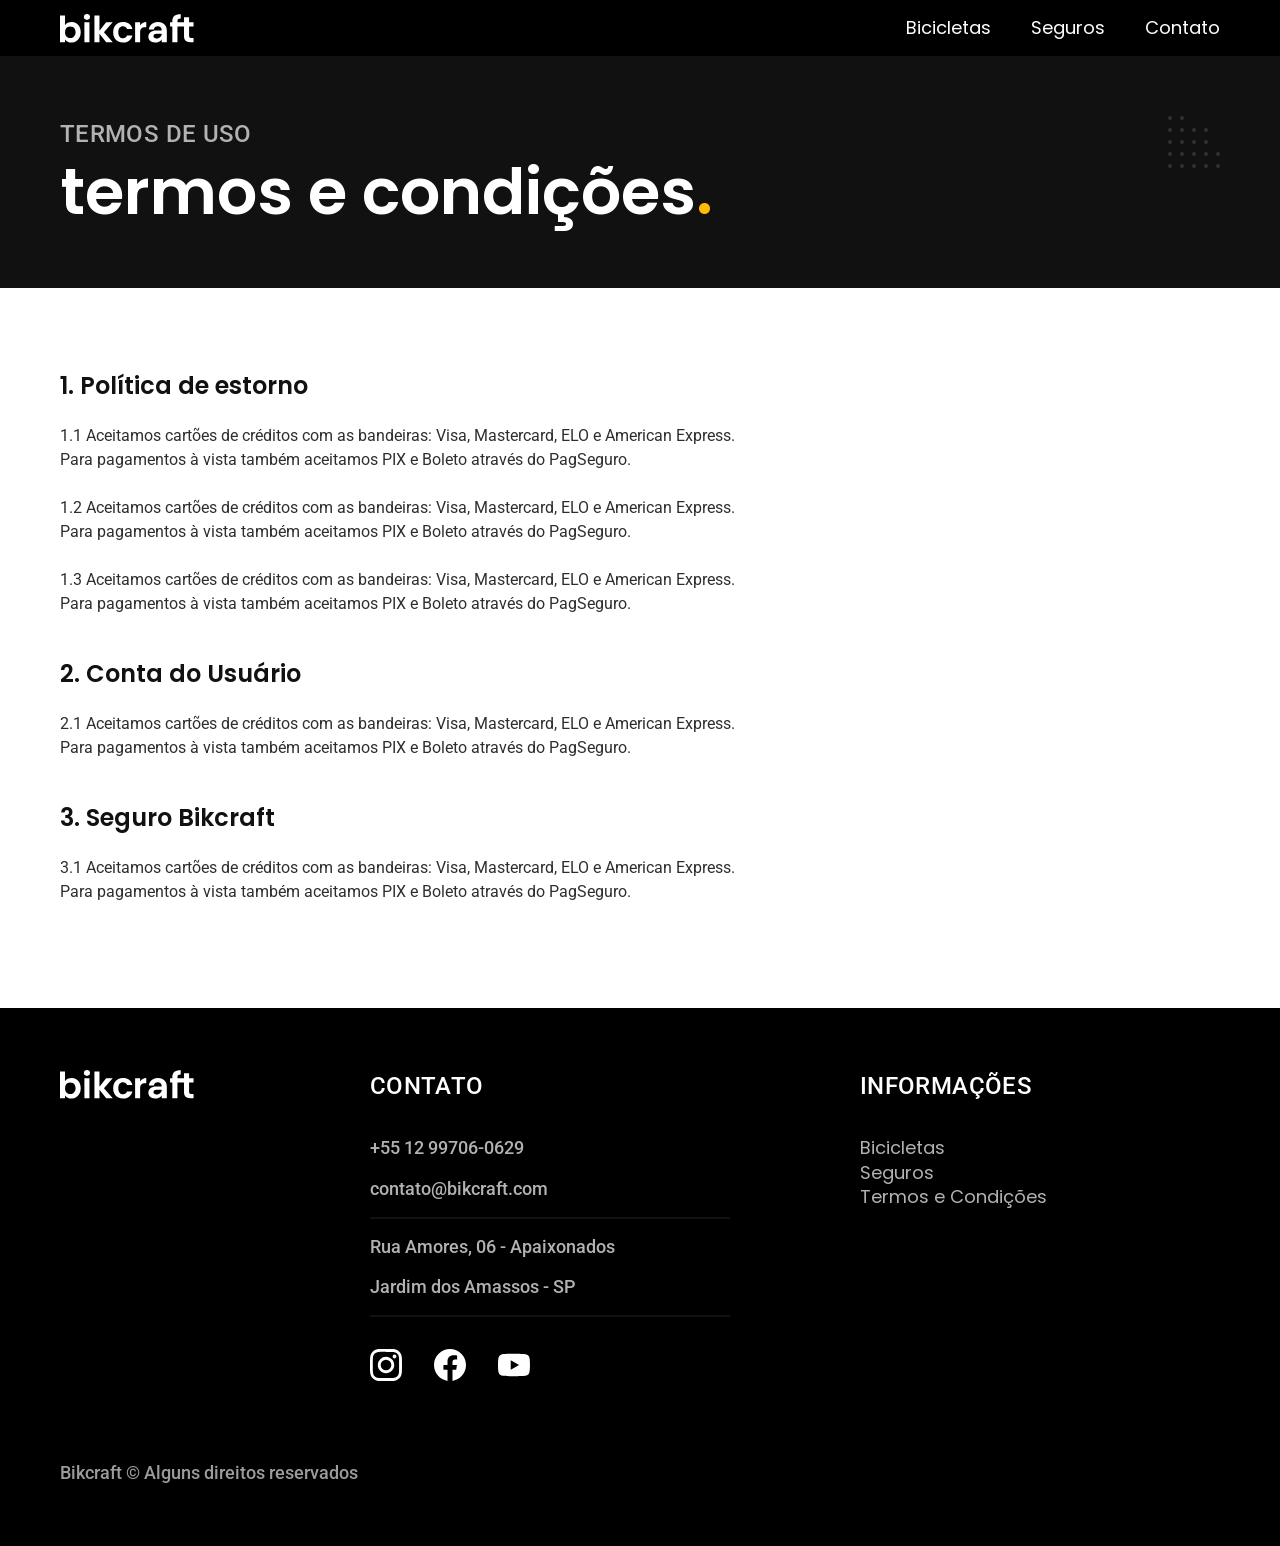
<file: termos.html>
<!DOCTYPE html>
<html lang="pt-br">

<head>
  <meta charset="UTF-8">
  <meta name="viewport" content="width=device-width, initial-scale=1.0">
  <title>Termos e Condições | Bikcraft</title>
  <meta name="description" content="Termos e condições">
  <link rel="shortcut icon" href="favicon.svg" type="image/svg+xml">
  <link rel="preload" href="/css/style.min.css" as="style">
  <link rel="stylesheet" href="./css/style.min.css">
  <link rel="preconnect" href="https://fonts.googleapis.com">
  <link rel="preconnect" href="https://fonts.gstatic.com" crossorigin>
  <link href="https://fonts.googleapis.com/css2?family=Merriweather:ital,wght@1,900&family=Poppins:wght@400;600&family=Roboto:wght@400;500&display=swap" rel="stylesheet">
  <script>document.documentElement.classList.add('js');</script>
</head>

<body id="termos">
  <header class="header-bg">
    <div class="header container">
      <a href="./"><img src="./img/bikcraft.svg" alt="Bikcraft"></a>
      <nav aria-label="primaria">
        <ul class="font-1-m header-menu cor-0">
          <li><a href="./bicicletas.html">Bicicletas</a></li>
          <li><a href="./seguros.html">Seguros</a></li>
          <li><a href="./contato.html">Contato</a></li>
        </ul>
      </nav>
    </div>
  </header>

  <main>
    <div class="titulo-bg">
      <div class="container titulo">
        <p class="font-2-l-b cor-5">Termos de uso</p>
        <h1 class="font-1-xxl cor-0">termos e condições<span class="cor-p1">.</span></h1>
      </div>
    </div>

    <div class="container font-2-s cor-10 termos-bg">
      <div class="termos">
        <h2 class="font-1-l cor-11">1. Política de estorno</h2>
        <p>1.1 Aceitamos cartões de créditos com as bandeiras: Visa, Mastercard, ELO e American Express. Para pagamentos à vista também aceitamos PIX e Boleto através do PagSeguro.</p>
        <p>1.2 Aceitamos cartões de créditos com as bandeiras: Visa, Mastercard, ELO e American Express. Para pagamentos à vista também aceitamos PIX e Boleto através do PagSeguro.</p>
        <p>1.3 Aceitamos cartões de créditos com as bandeiras: Visa, Mastercard, ELO e American Express. Para pagamentos à vista também aceitamos PIX e Boleto através do PagSeguro.</p>
        <h2 class="font-1-l cor-11">2. Conta do Usuário</h2>
        <p>2.1 Aceitamos cartões de créditos com as bandeiras: Visa, Mastercard, ELO e American Express. Para pagamentos à vista também aceitamos PIX e Boleto através do PagSeguro.</p>
        <h2 class="font-1-l cor-11">3. Seguro Bikcraft</h2>
        <p>3.1 Aceitamos cartões de créditos com as bandeiras: Visa, Mastercard, ELO e American Express. Para pagamentos à vista também aceitamos PIX e Boleto através do PagSeguro.</p>
      </div>
    </div>

  </main>
  <footer class="footer-bg">
    <div class="footer container">
      <img src="./img/bikcraft.svg" alt="Bikcraft">
      <div class="footer-contato">
        <h3 class="font-2-l-b cor-0">Contato</h3>
        <ul class="font-2-m cor-5">
          <li><a href="tel:+5512997060629">+55 12 99706-0629</a></li>
          <li><a href="mailto:contato@bikcraft.com">contato@bikcraft.com</a></li>
          <li>Rua Amores, 06 - Apaixonados</li>
          <li>Jardim dos Amassos - SP</li>
        </ul>
        <div class="footer-redes">
          <a href="./"><img src="./img/redes/instagram.svg" alt="Instagram"></a>
          <a href="./"><img src="./img/redes/facebook.svg" alt="Facebook"></a>
          <a href="./"><img src="./img/redes/youtube.svg" alt="Youtube"></a>
        </div>
      </div>
      <div class="footer-informacoes">
        <h3 class="font-2-l-b cor-0">Informações</h3>
        <nav>
          <ul class="font-1-m cor-5">
            <li><a href="./bicicletas.html">Bicicletas</a></li>
            <li><a href="./seguros.html">Seguros</a></li>
            <li><a href="./termos.html">Termos e Condições</a></li>
            <li></li>
          </ul>
        </nav>
      </div>
      <p class="footer-copy font-2-m cor-6">Bikcraft © Alguns direitos reservados</p>
    </div>

  </footer>
  <script src="./js/script.js"></script>
</body>

</html>
</file>
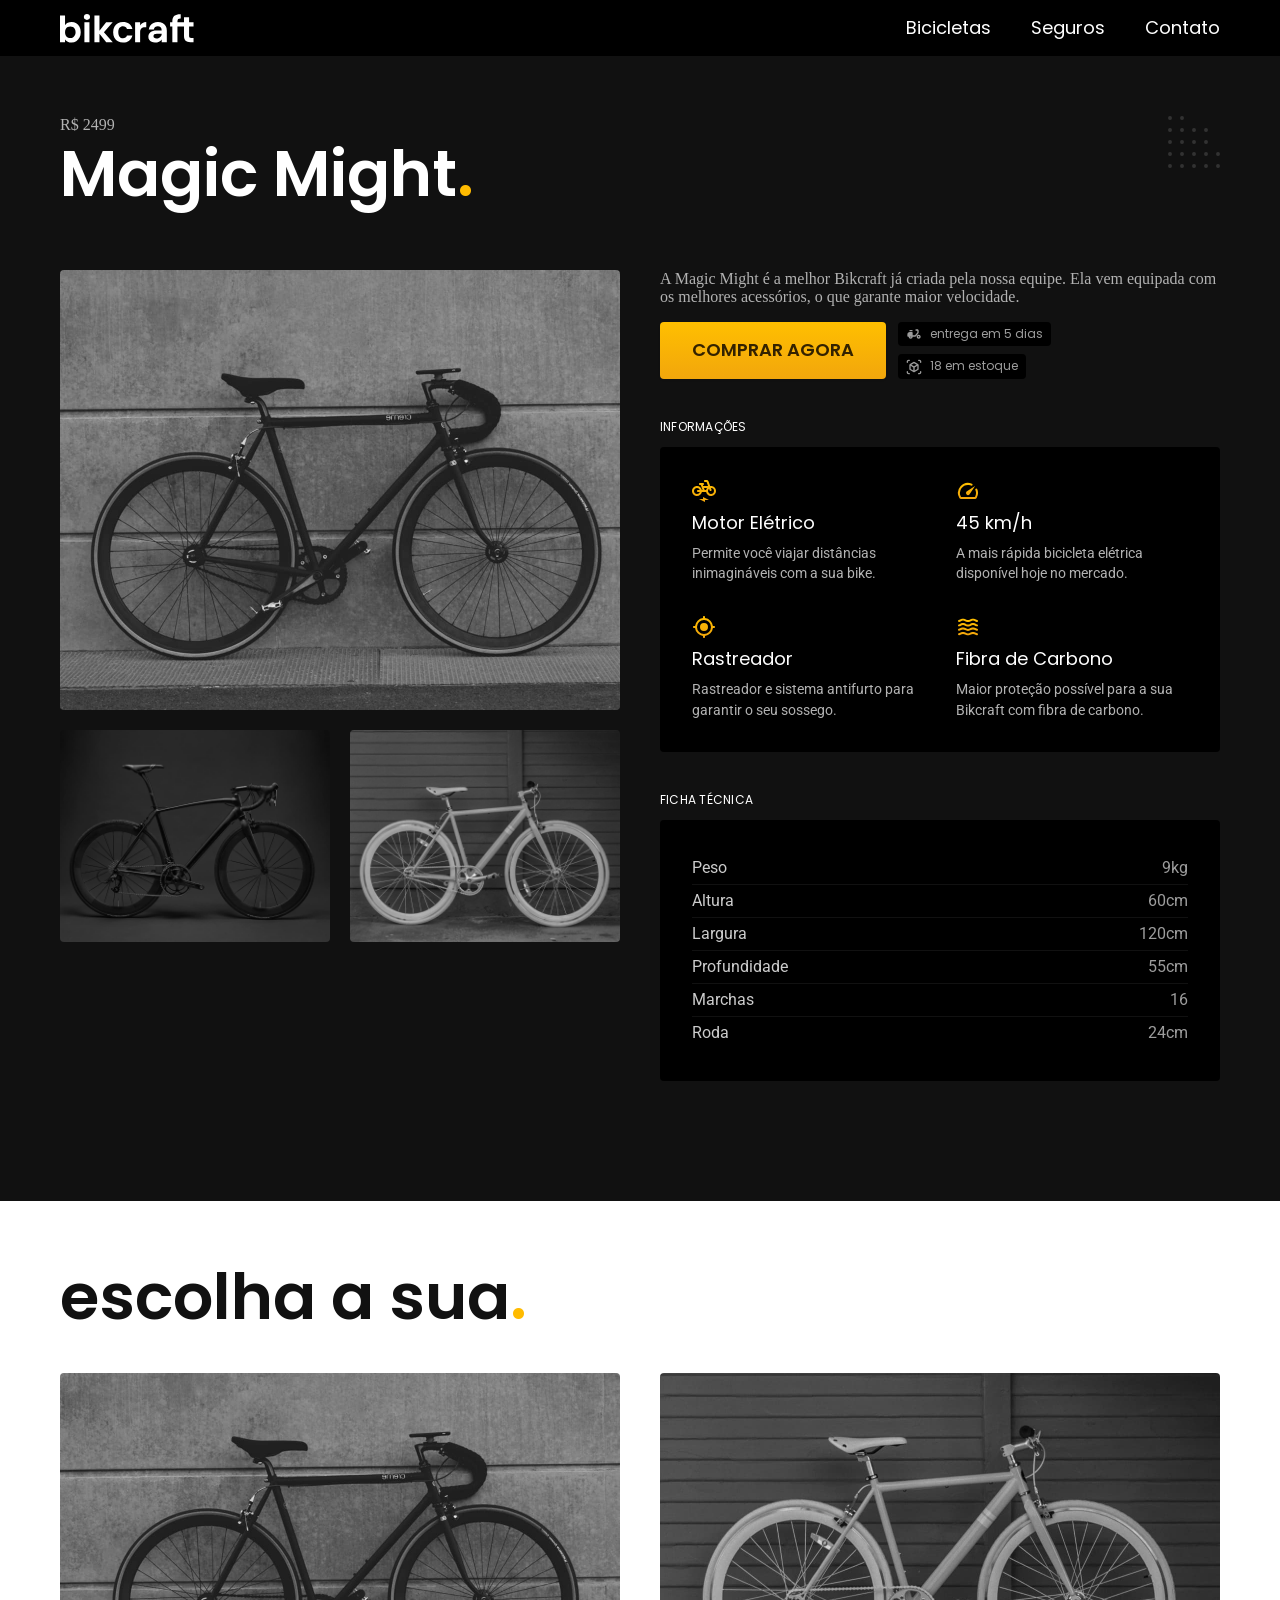
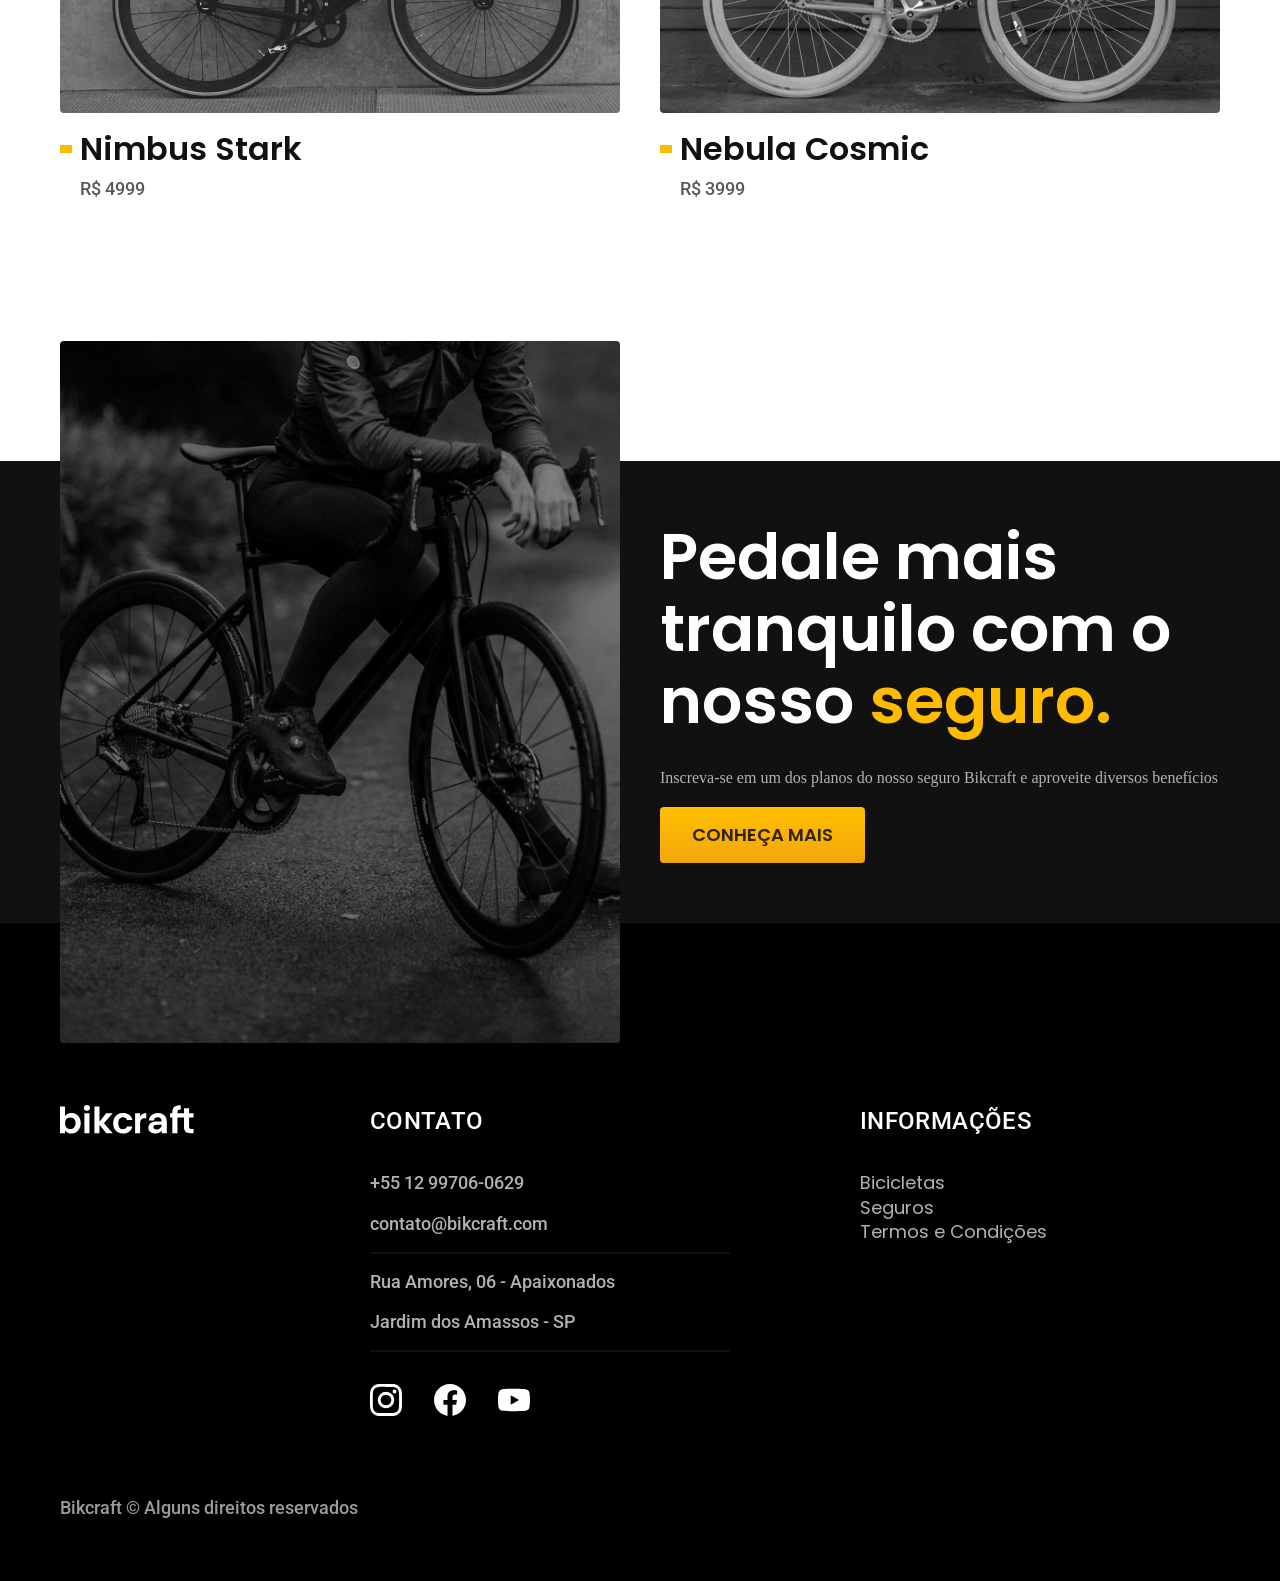
<file: bicicletas/magic.html>
<!DOCTYPE html>
<html lang="pt-br">

<head>
  <meta charset="UTF-8">
  <meta name="viewport" content="width=device-width, initial-scale=1.0">
  <title>Magic | Bikcraft</title>
  <meta name="description" content="Termos e condições">
  <link rel="shortcut icon" href="../favicon.svg" type="image/svg+xml">
  <link rel="preload" href="../css/style.min.css" as="style">
  <link rel="stylesheet" href="../css/style.min.css">
  <link rel="preconnect" href="https://fonts.googleapis.com">
  <link rel="preconnect" href="https://fonts.gstatic.com" crossorigin>
  <link href="https://fonts.googleapis.com/css2?family=Merriweather:ital,wght@1,900&family=Poppins:wght@400;600&family=Roboto:wght@400;500&display=swap" rel="stylesheet">
  <script>document.documentElement.classList.add('js');</script>
</head>

<body id="bicicleta">
  <header class="header-bg">
    <div class="header container">
      <a href="../"><img src="../img/bikcraft.svg" alt="Bikcraft"></a>
      <nav aria-label="primaria">
        <ul class="font-1-m header-menu cor-0">
          <li><a href="../bicicletas.html">Bicicletas</a></li>
          <li><a href="../seguros.html">Seguros</a></li>
          <li><a href="../contato.html">Contato</a></li>
        </ul>
      </nav>
    </div>
  </header>

  <main class="titulo-bg">
    <div>
      <div class="container titulo">
        <p class="font-2-x-l cor-5">R$ 2499</p>
        <h1 class="font-1-xxl cor-0">Magic Might<span class="cor-p1">.</span></h1>
      </div>
    </div>

    <div class="bicicleta container">
      <div class="bicicleta-imagens">
        <img src="../img/bicicleta/nimbus2.jpg" alt="">
        <img src="../img/bicicleta/nimbus1.jpg" alt="">
        <img src="../img/bicicleta/nimbus3.jpg" alt="">
      </div>

      <div class="bicicleta-conteudo">
        <p class="font-2-1 cor-5">A Magic Might é a melhor Bikcraft já criada pela nossa equipe. Ela vem equipada com os melhores acessórios, o que garante maior velocidade.</p>
        <div class="bicicleta-comprar">
          <a class="btn" href="../orcamento.html?tipo=bikcraft&produto=magic">Comprar Agora</a>
          <span class="font-1-xs cor-6"><img src="../img/icones/entrega.svg" alt="">entrega em 5 dias</span>
          <span class="font-1-xs cor-6"><img src="../img/icones/estoque.svg" alt="">18 em estoque</span>
        </div>


        <h2 class="font-1-xs cor-0">Informações</h2>
        <ul class="bicicleta-informacoes">
          <li><img src="../img/icones/eletrica.svg" alt="">
            <h3 class="font-1-m cor-0">Motor Elétrico</h3>
            <p class="font-2-xs cor-5">Permite você viajar distâncias inimagináveis com a sua bike.</p>
          </li>
          <li><img src="../img/icones/velocidade.svg" alt="">
            <h3 class="font-1-m cor-0">45 km/h</h3>
            <p class="font-2-xs cor-5">A mais rápida bicicleta elétrica disponível hoje no mercado.</p>
          </li>
          <li><img src="../img/icones/rastreador.svg" alt="">
            <h3 class="font-1-m cor-0">Rastreador</h3>
            <p class="font-2-xs cor-5">Rastreador e sistema antifurto para garantir o seu sossego.</p>
          </li>
          <li><img src="../img/icones/carbono.svg" alt="">
            <h3 class="font-1-m cor-0">Fibra de Carbono</h3>
            <p class="font-2-xs cor-5">Maior proteção possível para a sua Bikcraft com fibra de carbono.</p>
          </li>
        </ul>

        <h2 class="font-1-xs cor-0">Ficha Técnica</h2>
        <ul class="bicicleta-ficha font-2-s cor-4">
          <li>
            Peso <span>9kg</span>
          </li>
          <li>
            Altura <span>60cm</span>
          </li>
          <li>
            Largura <span>120cm</span>
          </li>
          <li>
            Profundidade <span>55cm</span>
          </li>
          <li>
            Marchas <span>16</span>
          </li>
          <li>
            Roda <span>24cm</span>
          </li>
        </ul>
      </div>
  </main>

  <article class="bicicletas-lista container">
    <h2 class="font-1-xxl">escolha a sua<span class="cor-p1">.</span></h2>

    <ul>
      <li><a href="./nimbus.html"><img src="../img/bicicletas/magic.jpg" alt="bicicleta preta">
          <h3 class="font-1-xl cor-11">Nimbus Stark</h3><span class="font-2-m cor-8">R$ 4999</span>
        </a>
      </li>
      <li><a href="./nebula.html"><img src="../img/bicicletas/nebula.jpg" alt="bicicleta preta">
          <h3 class="font-1-xl cor-11">Nebula Cosmic</h3><span class="font-2-m cor-8">R$ 3999</span>
        </a>
      </li>
    </ul>
  </article>

  <article class="seguro-bg">
    <div class="seguro container">
      <div class="seguro-imagem">
        <img src="../img/fotos/seguros.jpg" alt="Pessoa parada em cima de uma bicicleta">
      </div>
      <div class="seguro-conteudo">
        <h2 class="font-1-xxl cor-0">Pedale mais tranquilo com o nosso <span class="cor-p1">seguro.</span></h2>
        <p class=".font-2-l cor-5">Inscreva-se em um dos planos do nosso seguro Bikcraft e aproveite diversos benefícios</p>
        <a class="btn" href="../seguros.html">Conheça Mais</a>
      </div>
    </div>
  </article>

  <footer class="footer-bg">
    <div class="footer container">
      <img src="../img/bikcraft.svg" alt="Bikcraft">
      <div class="footer-contato">
        <h3 class="font-2-l-b cor-0">Contato</h3>
        <ul class="font-2-m cor-5">
          <li><a href="tel:+5512997060629">+55 12 99706-0629</a></li>
          <li><a href="mailto:contato@bikcraft.com">contato@bikcraft.com</a></li>
          <li>Rua Amores, 06 - Apaixonados</li>
          <li>Jardim dos Amassos - SP</li>
        </ul>
        <div class="footer-redes">
          <a href="../"><img src="../img/redes/instagram.svg" alt="Instagram"></a>
          <a href="../"><img src="../img/redes/facebook.svg" alt="Facebook"></a>
          <a href="../"><img src="../img/redes/youtube.svg" alt="Youtube"></a>
        </div>
      </div>
      <div class="footer-informacoes">
        <h3 class="font-2-l-b cor-0">Informações</h3>
        <nav>
          <ul class="font-1-m cor-5">
            <li><a href="../bicicletas.html">Bicicletas</a></li>
            <li><a href="../seguros.html">Seguros</a></li>
            <li><a href="../termos.html">Termos e Condições</a></li>
            <li></li>
          </ul>
        </nav>
      </div>
      <p class="footer-copy font-2-m cor-6">Bikcraft © Alguns direitos reservados</p>
    </div>

  </footer>
  <script src="../js/script.js"></script>
</body>

</html>
</file>
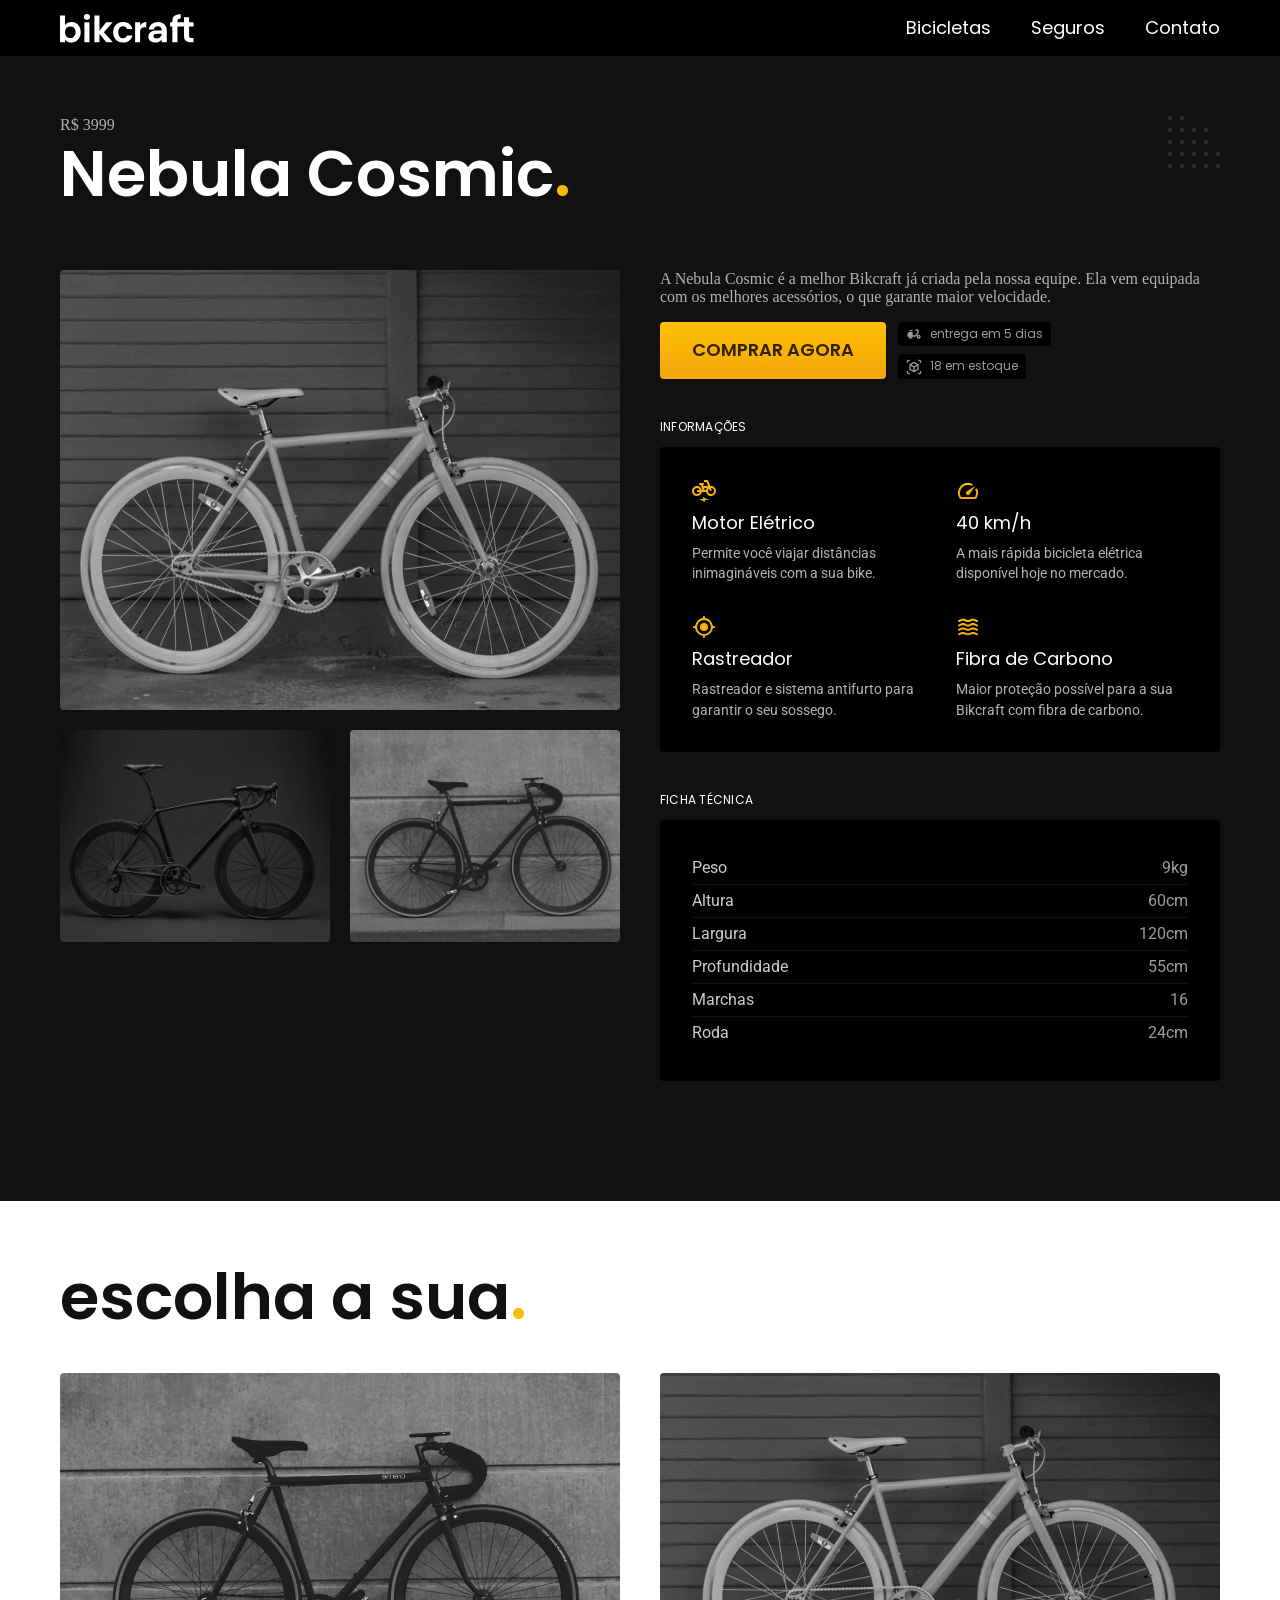
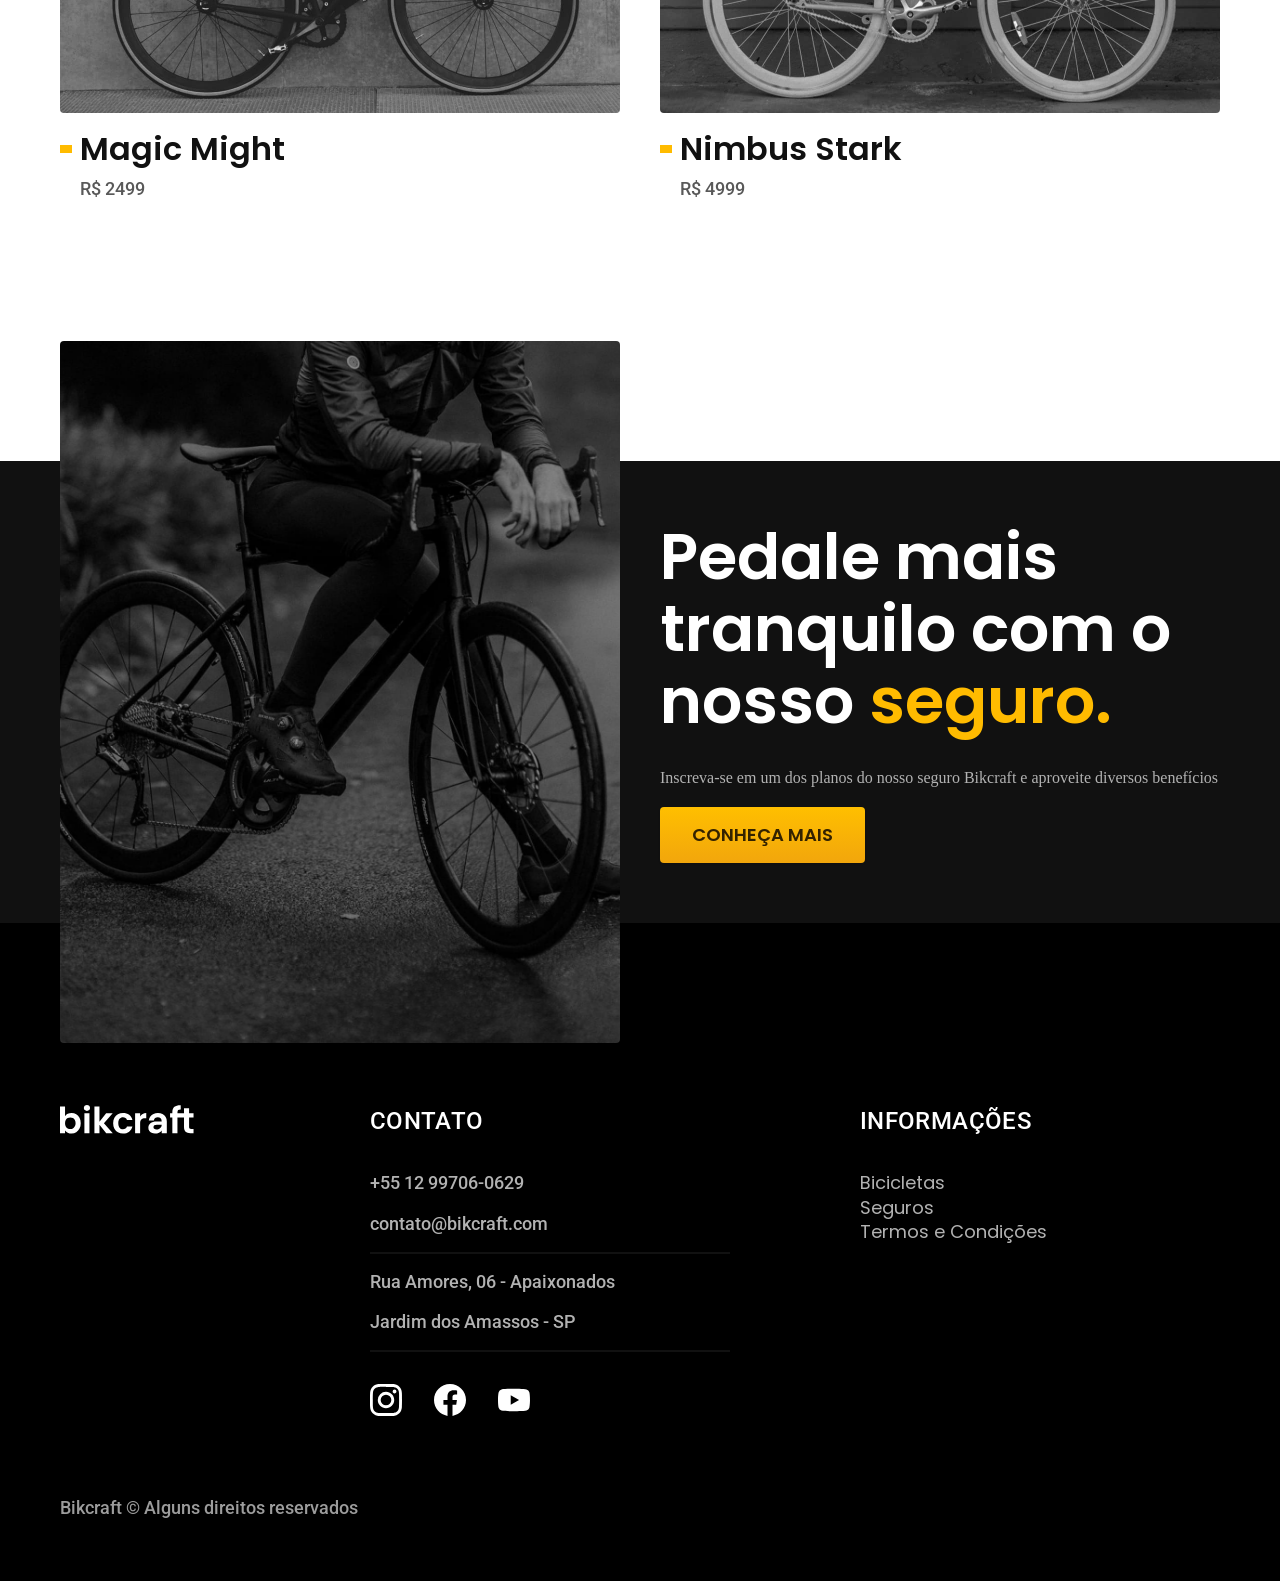
<file: bicicletas/nebula.html>
<!DOCTYPE html>
<html lang="pt-br">

<head>
  <meta charset="UTF-8">
  <meta name="viewport" content="width=device-width, initial-scale=1.0">
  <title>Nebula | Bikcraft</title>
  <meta name="description" content="Termos e condições">
  <link rel="shortcut icon" href="../favicon.svg" type="image/svg+xml">
  <link rel="preload" href="../css/style.min.css" as="style">
  <link rel="stylesheet" href="../css/style.min.css">
  <link rel="preconnect" href="https://fonts.googleapis.com">
  <link rel="preconnect" href="https://fonts.gstatic.com" crossorigin>
  <link href="https://fonts.googleapis.com/css2?family=Merriweather:ital,wght@1,900&family=Poppins:wght@400;600&family=Roboto:wght@400;500&display=swap" rel="stylesheet">
  <script>document.documentElement.classList.add('js');</script>
</head>

<body id="bicicleta">
  <header class="header-bg">
    <div class="header container">
      <a href="../"><img src="../img/bikcraft.svg" alt="Bikcraft"></a>
      <nav aria-label="primaria">
        <ul class="font-1-m header-menu cor-0">
          <li><a href="../bicicletas.html">Bicicletas</a></li>
          <li><a href="../seguros.html">Seguros</a></li>
          <li><a href="../contato.html">Contato</a></li>
        </ul>
      </nav>
    </div>
  </header>

  <main class="titulo-bg">
    <div>
      <div class="container titulo">
        <p class="font-2-x-l cor-5">R$ 3999</p>
        <h1 class="font-1-xxl cor-0">Nebula Cosmic<span class="cor-p1">.</span></h1>
      </div>
    </div>

    <div class="bicicleta container">
      <div class="bicicleta-imagens">
        <img src="../img/bicicleta/nimbus3.jpg" alt="">
        <img src="../img/bicicleta/nimbus1.jpg" alt="">
        <img src="../img/bicicleta/nimbus2.jpg" alt="">
      </div>

      <div class="bicicleta-conteudo">
        <p class="font-2-1 cor-5">A Nebula Cosmic é a melhor Bikcraft já criada pela nossa equipe. Ela vem equipada com os melhores acessórios, o que garante maior velocidade.</p>
        <div class="bicicleta-comprar">
          <a class="btn" href="../orcamento.html?tipo=bikcraft&produto=nebula">Comprar Agora</a>
          <span class="font-1-xs cor-6"><img src="../img/icones/entrega.svg" alt="">entrega em 5 dias</span>
          <span class="font-1-xs cor-6"><img src="../img/icones/estoque.svg" alt="">18 em estoque</span>
        </div>


        <h2 class="font-1-xs cor-0">Informações</h2>
        <ul class="bicicleta-informacoes">
          <li><img src="../img/icones/eletrica.svg" alt="">
            <h3 class="font-1-m cor-0">Motor Elétrico</h3>
            <p class="font-2-xs cor-5">Permite você viajar distâncias inimagináveis com a sua bike.</p>
          </li>
          <li><img src="../img/icones/velocidade.svg" alt="">
            <h3 class="font-1-m cor-0">40 km/h</h3>
            <p class="font-2-xs cor-5">A mais rápida bicicleta elétrica disponível hoje no mercado.</p>
          </li>
          <li><img src="../img/icones/rastreador.svg" alt="">
            <h3 class="font-1-m cor-0">Rastreador</h3>
            <p class="font-2-xs cor-5">Rastreador e sistema antifurto para garantir o seu sossego.</p>
          </li>
          <li><img src="../img/icones/carbono.svg" alt="">
            <h3 class="font-1-m cor-0">Fibra de Carbono</h3>
            <p class="font-2-xs cor-5">Maior proteção possível para a sua Bikcraft com fibra de carbono.</p>
          </li>
        </ul>

        <h2 class="font-1-xs cor-0">Ficha Técnica</h2>
        <ul class="bicicleta-ficha font-2-s cor-4">
          <li>
            Peso <span>9kg</span>
          </li>
          <li>
            Altura <span>60cm</span>
          </li>
          <li>
            Largura <span>120cm</span>
          </li>
          <li>
            Profundidade <span>55cm</span>
          </li>
          <li>
            Marchas <span>16</span>
          </li>
          <li>
            Roda <span>24cm</span>
          </li>
        </ul>
      </div>
  </main>

  <article class="bicicletas-lista container">
    <h2 class="font-1-xxl">escolha a sua<span class="cor-p1">.</span></h2>

    <ul>
      <li><a href="./magic.html"><img src="../img/bicicletas/magic.jpg" alt="bicicleta preta">
          <h3 class="font-1-xl cor-11">Magic Might</h3><span class="font-2-m cor-8">R$ 2499</span>
        </a>
      </li>
      <li><a href="./nimbus.html"><img src="../img/bicicletas/nebula.jpg" alt="bicicleta preta">
          <h3 class="font-1-xl cor-11">Nimbus Stark</h3><span class="font-2-m cor-8">R$ 4999</span>
        </a>
      </li>
    </ul>
  </article>

  <article class="seguro-bg">
    <div class="seguro container">
      <div class="seguro-imagem">
        <img src="../img/fotos/seguros.jpg" alt="Pessoa parada em cima de uma bicicleta">
      </div>
      <div class="seguro-conteudo">
        <h2 class="font-1-xxl cor-0">Pedale mais tranquilo com o nosso <span class="cor-p1">seguro.</span></h2>
        <p class=".font-2-l cor-5">Inscreva-se em um dos planos do nosso seguro Bikcraft e aproveite diversos benefícios</p>
        <a class="btn" href="../seguros.html">Conheça Mais</a>
      </div>
    </div>
  </article>

  <footer class="footer-bg">
    <div class="footer container">
      <img src="../img/bikcraft.svg" alt="Bikcraft">
      <div class="footer-contato">
        <h3 class="font-2-l-b cor-0">Contato</h3>
        <ul class="font-2-m cor-5">
          <li><a href="tel:+5512997060629">+55 12 99706-0629</a></li>
          <li><a href="mailto:contato@bikcraft.com">contato@bikcraft.com</a></li>
          <li>Rua Amores, 06 - Apaixonados</li>
          <li>Jardim dos Amassos - SP</li>
        </ul>
        <div class="footer-redes">
          <a href="../"><img src="../img/redes/instagram.svg" alt="Instagram"></a>
          <a href="../"><img src="../img/redes/facebook.svg" alt="Facebook"></a>
          <a href="../"><img src="../img/redes/youtube.svg" alt="Youtube"></a>
        </div>
      </div>
      <div class="footer-informacoes">
        <h3 class="font-2-l-b cor-0">Informações</h3>
        <nav>
          <ul class="font-1-m cor-5">
            <li><a href="../bicicletas.html">Bicicletas</a></li>
            <li><a href="../seguros.html">Seguros</a></li>
            <li><a href="../termos.html">Termos e Condições</a></li>
            <li></li>
          </ul>
        </nav>
      </div>
      <p class="footer-copy font-2-m cor-6">Bikcraft © Alguns direitos reservados</p>
    </div>

  </footer>
  <script src="../js/script.js"></script>
</body>

</html>
</file>
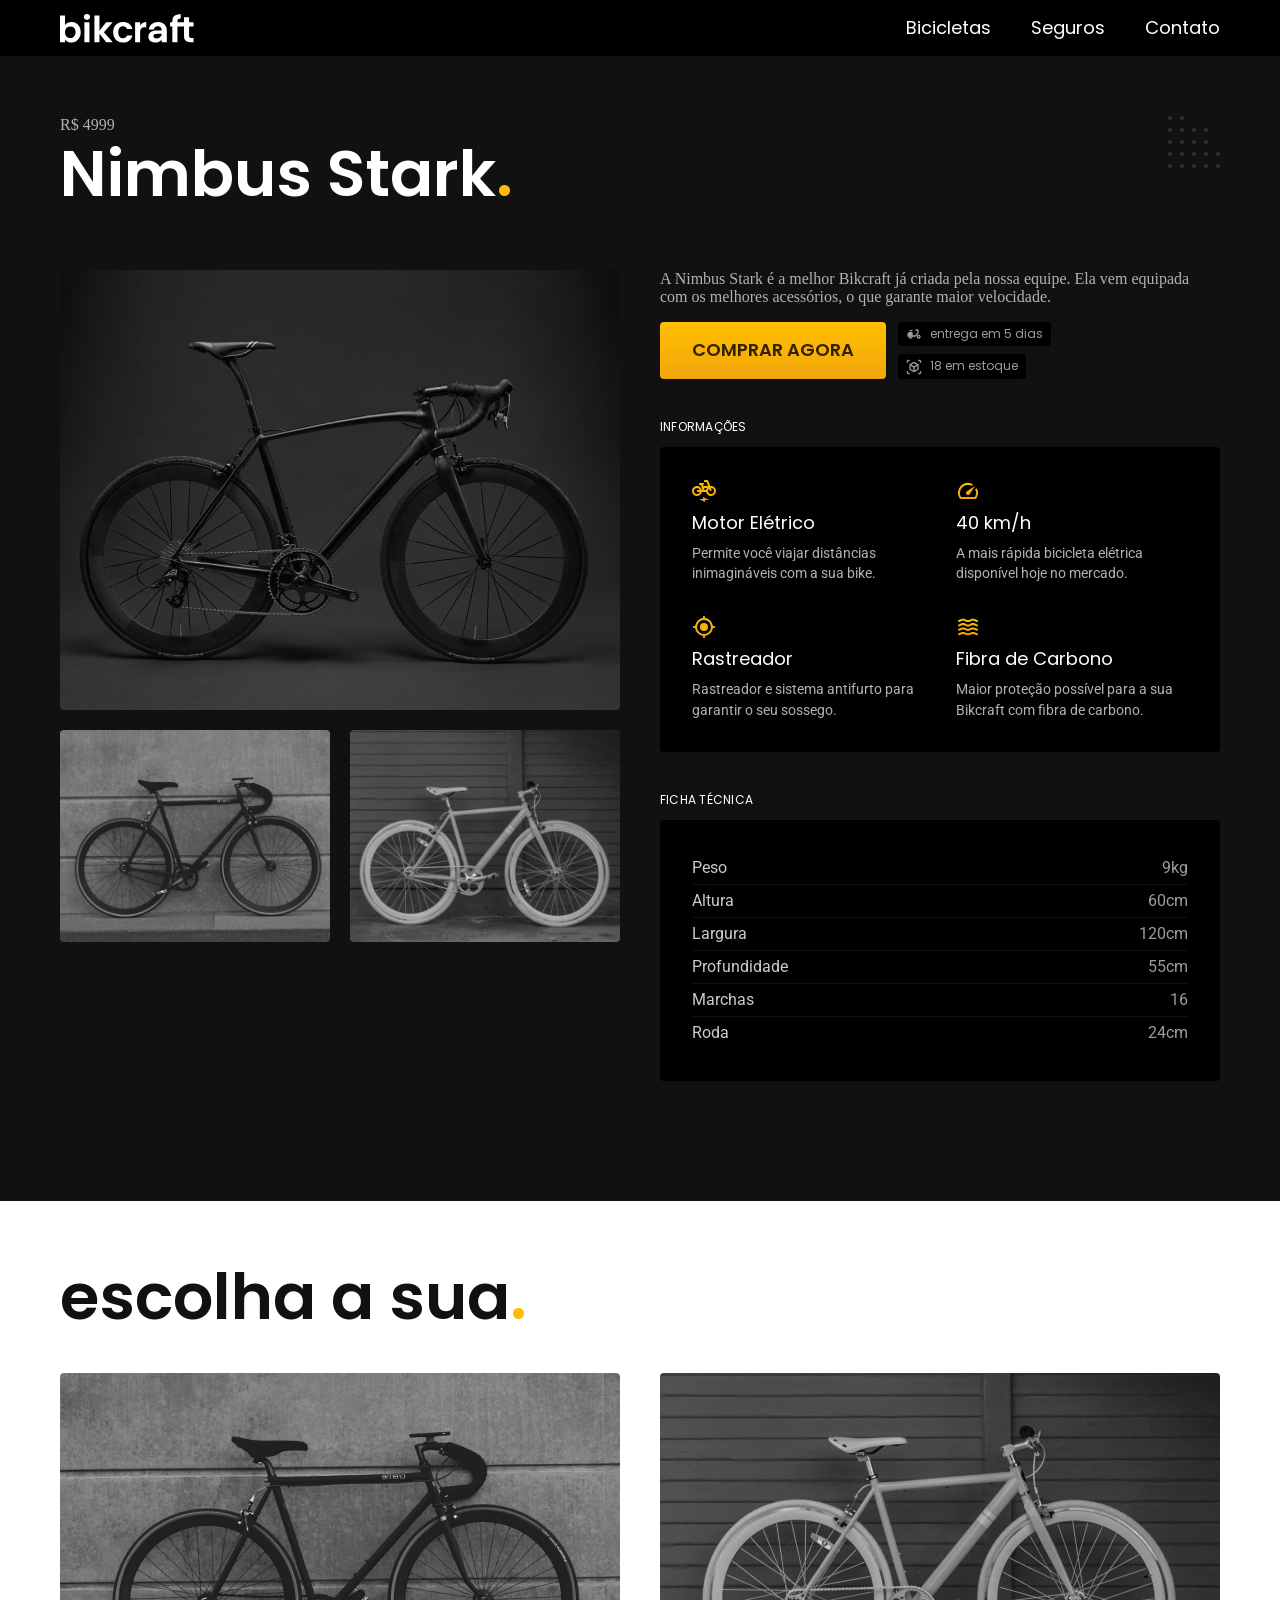
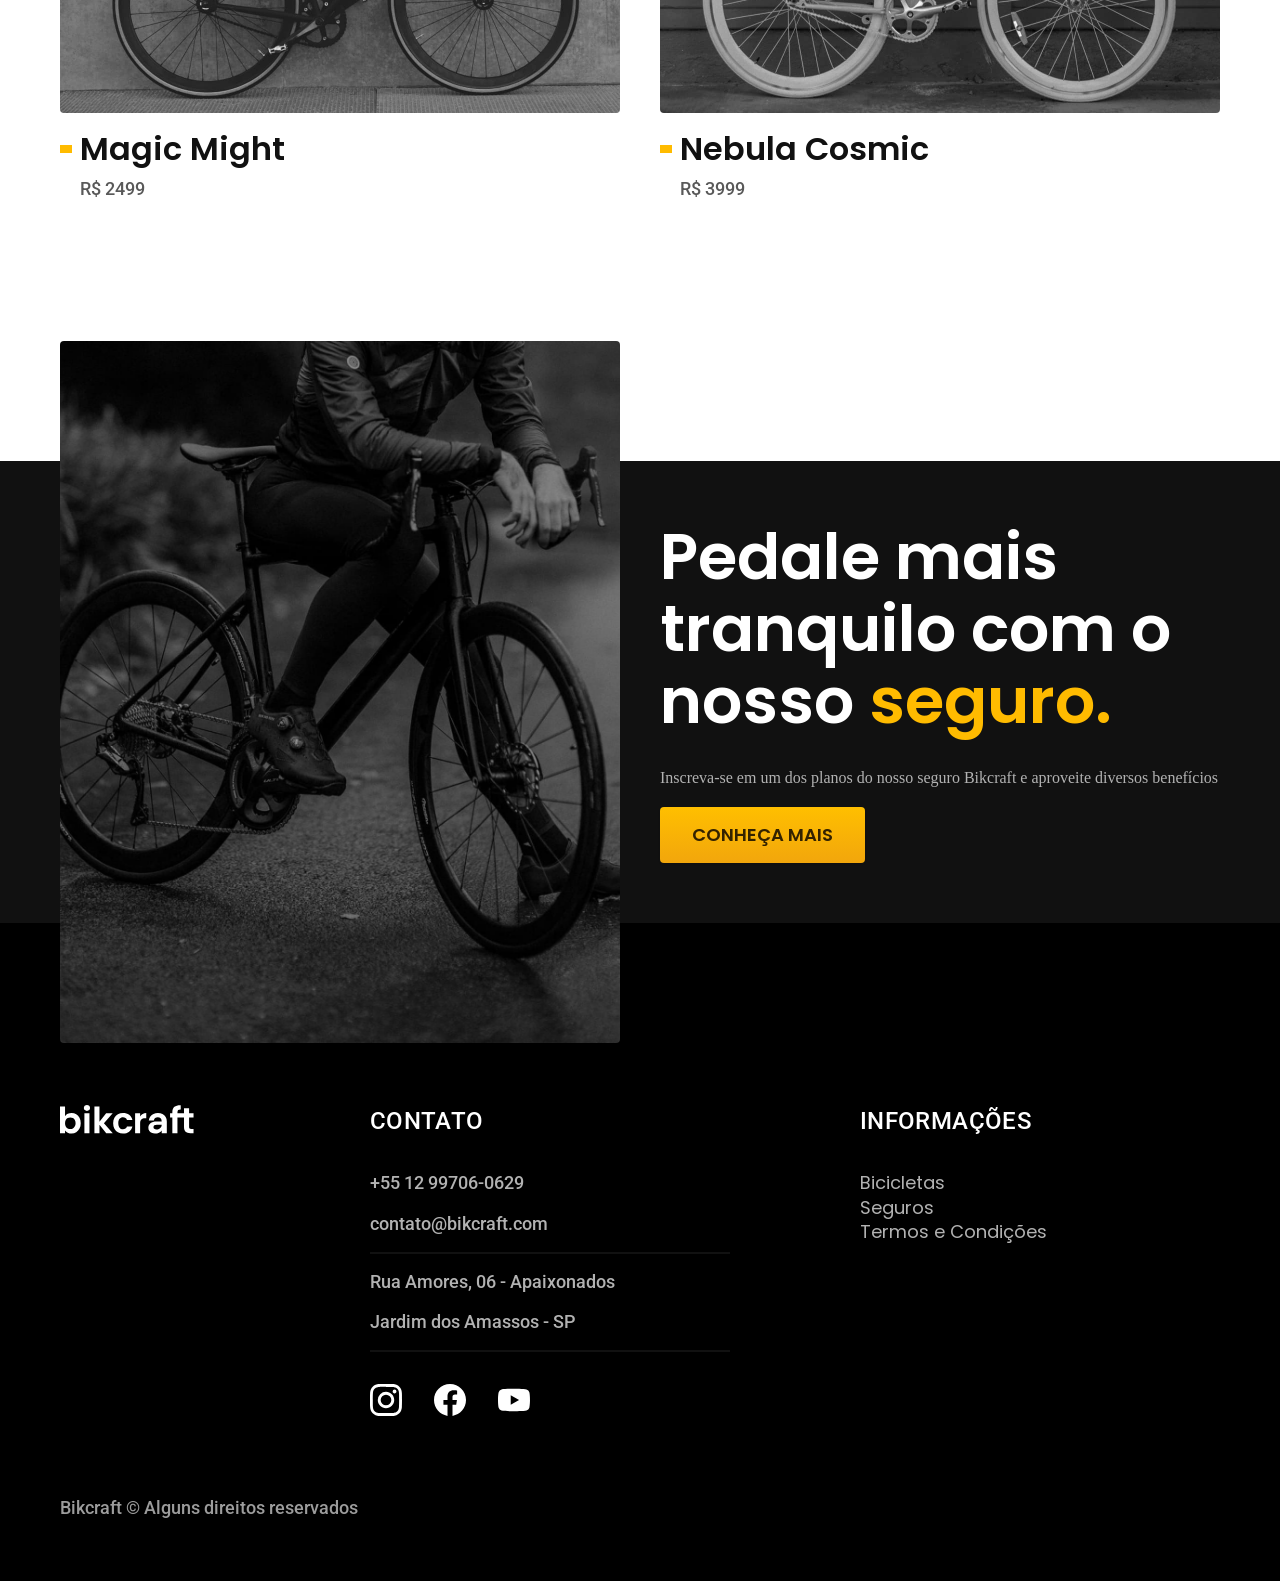
<file: bicicletas/nimbus.html>
<!DOCTYPE html>
<html lang="pt-br">

<head>
  <meta charset="UTF-8">
  <meta name="viewport" content="width=device-width, initial-scale=1.0">
  <title>Nimbus | Bikcraft</title>
  <meta name="description" content="Termos e condições">
  <link rel="shortcut icon" href="../favicon.svg" type="image/svg+xml">
  <link rel="preload" href="../css/style.min.css" as="style">
  <link rel="stylesheet" href="../css/style.min.css">
  <link rel="preconnect" href="https://fonts.googleapis.com">
  <link rel="preconnect" href="https://fonts.gstatic.com" crossorigin>
  <link href="https://fonts.googleapis.com/css2?family=Merriweather:ital,wght@1,900&family=Poppins:wght@400;600&family=Roboto:wght@400;500&display=swap" rel="stylesheet">
  <script>document.documentElement.classList.add('js');</script>
</head>

<body id="bicicleta">
  <header class="header-bg">
    <div class="header container">
      <a href="../"><img src="../img/bikcraft.svg" alt="Bikcraft"></a>
      <nav aria-label="primaria">
        <ul class="font-1-m header-menu cor-0">
          <li><a href="../bicicletas.html">Bicicletas</a></li>
          <li><a href="../seguros.html">Seguros</a></li>
          <li><a href="../contato.html">Contato</a></li>
        </ul>
      </nav>
    </div>
  </header>

  <main class="titulo-bg">
    <div>
      <div class="container titulo">
        <p class="font-2-x-l cor-5">R$ 4999</p>
        <h1 class="font-1-xxl cor-0">Nimbus Stark<span class="cor-p1">.</span></h1>
      </div>
    </div>

    <div class="bicicleta container">
      <div class="bicicleta-imagens">
        <img src="../img/bicicleta/nimbus1.jpg" alt="">
        <img src="../img/bicicleta/nimbus2.jpg" alt="">
        <img src="../img/bicicleta/nimbus3.jpg" alt="">
      </div>

      <div class="bicicleta-conteudo">
        <p class="font-2-1 cor-5">A Nimbus Stark é a melhor Bikcraft já criada pela nossa equipe. Ela vem equipada com os melhores acessórios, o que garante maior velocidade.</p>
        <div class="bicicleta-comprar">
          <a class="btn" href="../orcamento.html?tipo=bikcraft&produto=nimbus">Comprar Agora</a>
          <span class="font-1-xs cor-6"><img src="../img/icones/entrega.svg" alt="">entrega em 5 dias</span>
          <span class="font-1-xs cor-6"><img src="../img/icones/estoque.svg" alt="">18 em estoque</span>
        </div>


        <h2 class="font-1-xs cor-0">Informações</h2>
        <ul class="bicicleta-informacoes">
          <li><img src="../img/icones/eletrica.svg" alt="">
            <h3 class="font-1-m cor-0">Motor Elétrico</h3>
            <p class="font-2-xs cor-5">Permite você viajar distâncias inimagináveis com a sua bike.</p>
          </li>
          <li><img src="../img/icones/velocidade.svg" alt="">
            <h3 class="font-1-m cor-0">40 km/h</h3>
            <p class="font-2-xs cor-5">A mais rápida bicicleta elétrica disponível hoje no mercado.</p>
          </li>
          <li><img src="../img/icones/rastreador.svg" alt="">
            <h3 class="font-1-m cor-0">Rastreador</h3>
            <p class="font-2-xs cor-5">Rastreador e sistema antifurto para garantir o seu sossego.</p>
          </li>
          <li><img src="../img/icones/carbono.svg" alt="">
            <h3 class="font-1-m cor-0">Fibra de Carbono</h3>
            <p class="font-2-xs cor-5">Maior proteção possível para a sua Bikcraft com fibra de carbono.</p>
          </li>
        </ul>

        <h2 class="font-1-xs cor-0">Ficha Técnica</h2>
        <ul class="bicicleta-ficha font-2-s cor-4">
          <li>
            Peso <span>9kg</span>
          </li>
          <li>
            Altura <span>60cm</span>
          </li>
          <li>
            Largura <span>120cm</span>
          </li>
          <li>
            Profundidade <span>55cm</span>
          </li>
          <li>
            Marchas <span>16</span>
          </li>
          <li>
            Roda <span>24cm</span>
          </li>
        </ul>
      </div>
  </main>

  <article class="bicicletas-lista container">
    <h2 class="font-1-xxl">escolha a sua<span class="cor-p1">.</span></h2>

    <ul>
      <li><a href="./magic.html"><img src="../img/bicicletas/magic.jpg" alt="bicicleta preta">
          <h3 class="font-1-xl cor-11">Magic Might</h3><span class="font-2-m cor-8">R$ 2499</span>
        </a>
      </li>
      <li><a href="./nebula.html"><img src="../img/bicicletas/nebula.jpg" alt="bicicleta preta">
          <h3 class="font-1-xl cor-11">Nebula Cosmic</h3><span class="font-2-m cor-8">R$ 3999</span>
        </a>
      </li>
    </ul>
  </article>

  <article class="seguro-bg">
    <div class="seguro container">
      <div class="seguro-imagem">
        <img src="../img/fotos/seguros.jpg" alt="Pessoa parada em cima de uma bicicleta">
      </div>
      <div class="seguro-conteudo">
        <h2 class="font-1-xxl cor-0">Pedale mais tranquilo com o nosso <span class="cor-p1">seguro.</span></h2>
        <p class=".font-2-l cor-5">Inscreva-se em um dos planos do nosso seguro Bikcraft e aproveite diversos benefícios</p>
        <a class="btn" href="../seguros.html">Conheça Mais</a>
      </div>
    </div>
  </article>

  <footer class="footer-bg">
    <div class="footer container">
      <img src="../img/bikcraft.svg" alt="Bikcraft">
      <div class="footer-contato">
        <h3 class="font-2-l-b cor-0">Contato</h3>
        <ul class="font-2-m cor-5">
          <li><a href="tel:+5512997060629">+55 12 99706-0629</a></li>
          <li><a href="mailto:contato@bikcraft.com">contato@bikcraft.com</a></li>
          <li>Rua Amores, 06 - Apaixonados</li>
          <li>Jardim dos Amassos - SP</li>
        </ul>
        <div class="footer-redes">
          <a href="../"><img src="../img/redes/instagram.svg" alt="Instagram"></a>
          <a href="../"><img src="../img/redes/facebook.svg" alt="Facebook"></a>
          <a href="../"><img src="../img/redes/youtube.svg" alt="Youtube"></a>
        </div>
      </div>
      <div class="footer-informacoes">
        <h3 class="font-2-l-b cor-0">Informações</h3>
        <nav>
          <ul class="font-1-m cor-5">
            <li><a href="../bicicletas.html">Bicicletas</a></li>
            <li><a href="../seguros.html">Seguros</a></li>
            <li><a href="../termos.html">Termos e Condições</a></li>
            <li></li>
          </ul>
        </nav>
      </div>
      <p class="footer-copy font-2-m cor-6">Bikcraft © Alguns direitos reservados</p>
    </div>

  </footer>
  <script src="../js/script.js"></script>
</body>

</html>
</file>
<file: css/style.min.css>
body{margin:0;color:#111}ul{padding:0;list-style:none}a{text-decoration:none;color:inherit}img{max-width:100%;display:block}img[src$=".jpg"]{border-radius:4px}blockquote,dd,h1,h2,h3,h4,p,ul{margin:0}.font-1-xs{font:400 0.75rem/1.35 Poppins,sans-serif}.font-2-xs{font:400 0.875rem/1.43 Roboto,sans-serif}.font-1-s{font:400 1rem/1.5 Poppins,sans-serif}.font-2-s{font:400 1rem/1.5 Roboto,sans-serif}.font-1-m,.font-1-m-b{font:400 1.125rem/1.35 Poppins,sans-serif}.font-1-m-b{font-weight:600}.font-2-m{font:500 1.125rem/1.35 Roboto,sans-serif}.font-1-l{font:400 1.5rem/1.5 Poppins,sans-serif}.font-2-l,.font-2-l-b{font:400 1.5rem/1.5 Roboto,sans-serif}.font-2-l-b{font-weight:500;letter-spacing:.015em;text-transform:uppercase}.font-1-xl{font:600 2rem/1.25 Poppins,sans-serif}.font-2-xl{font:500 2rem/1.25 Roboto,sans-serif}.font-1-xxl{font:600 4rem/1.125 Poppins,sans-serif}@media (max-width:1200px){.font-1-xxl{font-size:3rem}.font-2-l,.font-2-l-b{font-size:1.125rem}}@media (max-width:800px){.font-1-xxl{font-size:2rem}.font-1-xl,.font-2-xl{font-size:1.5rem}}:root{--cor-0:#ffffff;--cor-1:#f7f7f7;--cor-2:#ededed;--cor-3:#dedede;--cor-4:#cccccc;--cor-5:#b2b2b2;--cor-6:#9c9c9c;--cor-7:#717171;--cor-8:#595959;--cor-9:#404040;--cor-10:#2e2e2e;--cor-11:#111111;--cor-12:#000000;--cor-p1:#ffbb00;--cor-p2:#e4a30b;--cor-p3:#a66f00;--cor-p4:#664400;--cor-p5:#332200}.cor-0{color:var(--cor-0)}.cor-1{color:var(--cor-1)}.cor-2{color:var(--cor-2)}.cor-3{color:var(--cor-3)}.cor-4{color:var(--cor-4)}.cor-5{color:var(--cor-5)}.cor-6{color:var(--cor-6)}.cor-7{color:var(--cor-7)}.cor-8{color:var(--cor-8)}.cor-9{color:var(--cor-9)}.cor-10{color:var(--cor-10)}.cor-11{color:var(--cor-11)}.cor-12{color:var(--cor-12)}.cor-p1{color:var(--cor-p1)}.cor-p2{color:var(--cor-p2)}.cor-p3{color:var(--cor-p3)}.cor-p4{color:var(--cor-p4)}.cor-p5{color:var(--cor-p5)}.js .fadeInDown{transform:translate3d(0,-20px,0)}.js [data-anime]{opacity:0}.js .anime{opacity:1;transform:none;transition:transform .8s,opacity .8s}.header-bg{background-color:var(--cor-12)}.header{flex-wrap:wrap;gap:20px;display:flex;margin:0 auto;justify-content:space-between;align-items:center;padding-top:20px;padding-bottom:20px}.header-menu{display:flex;flex-wrap:wrap;gap:40px}.header-menu a{display:inline-block;padding:16px 0;position:relative}.header-menu a:after{content:"";display:block;background:var(--cor-0);margin-top:4px;height:2px;width:0;transition:.3s;position:absolute}.header-menu a.ativo::after,.header-menu a:hover::after{width:100%}@media (max-width:800px){.header-menu{gap:20px}.header-menu a{background-color:var(--cor-11);border-radius:4px;padding:12px 16px}.header-menu a:after{display:none}.header-menu a:hover{background-color:var(--cor-10)}}@media (max-width:600px){.header-menu{gap:12px}.header-menu a{padding:8px 12px;font-size:14px}}.footer-bg{background:var(--cor-12);padding-top:60px;padding-bottom:60px}.footer{display:grid;grid-template-columns:3fr 5fr 4fr;gap:40px}.footer h3{margin-bottom:32px}.footer-contato ul{margin-bottom:32px}.footer-contato li:nth-child(2n):after{content:"";display:block;height:2px;max-width:360px;margin-top:16px;background-color:var(--cor-11)}.footer-contato li{margin-bottom:16px}.footer-redes{display:flex;gap:32px}.footer a:hover{color:var(--cor-0)}.footer-copy{grid-column:1/-1;margin-top:40px}@media (max-width:800px){.footer>img{display:none}.footer{grid-template-columns:1fr 1fr}}@media (max-width:600px){.footer{grid-template-columns:1fr;gap:60px}.footer-copy{margin-top:0}}.container{box-sizing:border-box;max-width:1200px;padding:0 20px;margin-right:auto;margin-left:auto}.btn{font:600 1.125rem/1.35 Poppins,sans-serif;display:inline-block;padding:16px 32px;background:linear-gradient(#ffbf00,#f2a60c);color:var(--cor-p5);text-transform:uppercase;border-radius:4px;box-shadow:0 1px 2px rgba(0,0,0,.1);max-width:max-content;border:none;cursor:pointer}.btn.secundario{background:var(--cor-10);color:var(--cor-4)}.btn.secundario:hover{background:var(--cor-9)}.btn:hover{background:linear-gradient(#ffb60d,#e59317)}.btn.seta{display:flex;align-items:center}.btn.seta::after{content:"";display:inline-block;width:18px;height:10px;margin-left:12px;background:url("../img/icones/seta.svg");transition:transform .2s}.btn.seta:hover::after{transform:translate(4px)}@media (max-width:600px){.btn{padding:12px 16px;font-size:1rem}}.link{display:inline-block;color:var(--cor-p1);font:500 1.5rem/1.5 Poppins,sans-serif;text-transform:uppercase}.link::after{content:"";display:block;width:100%;height:4px;background-color:currentColor}.link:hover{color:var(--cor-0)}.titulo-bg{background-color:var(--cor-11);padding-top:60px;padding-bottom:60px}.titulo{background:url("../img/dec/top-right.svg") no-repeat top right 20px}.titulo p{margin-bottom:4px}@media (max-width:800px){.titulo-bg{padding-top:40px;padding-bottom:40px}.titulo p{font-size:1rem;text-transform:lowercase;font-weight:400}}.contato-formulario{background:var(--cor-0)}.form{display:grid;grid-template-columns:1fr 1fr;gap:20px}.form label{display:block;font:400 1rem/1.5 Poppins,sans-serif;margin-bottom:4px}.form .col-2{grid-column:span 2}.form input[type=email],.form input[type=text],.form textarea{font:400 1rem/1.5 Roboto,sans-serif;border:1px solid var(--cor-2);background:var(--cor-1);padding:12px;border-radius:4px;width:100%;box-sizing:border-box}.form input[type=email]:focus,.form input[type=text]:focus,.form textarea:focus{outline:0;border-color:var(--cor-p1);background:var(--cor-0);box-shadow:0 0 0 2px #fea}@media (max-width:600px){.form{grid-template-columns:1fr}.form .col-2{grid-column:1}}.introducao-bg{background:var(--cor-12) url("../img/dec/bottom-left.svg") no-repeat bottom 160px left 20px;box-shadow:inset 0 -120px var(--cor-0)}.introducao{display:grid;grid-template-columns:1fr 1fr;gap:0 40px}.introducao img{width:100%;height:100%;object-fit:cover;border-radius:4px}.introducao-conteudo{align-self:end;padding-bottom:200px}.introducao h1{margin-bottom:32px}.introducao p{margin-bottom:20px}@media (max-width:800px){.introducao-bg{background-color:var(--cor-11);padding-top:40px;box-shadow:inset 0 -60px var(--cor-0)}.introducao-conteudo{padding-bottom:0}.introducao{grid-template-columns:1fr;gap:32px}.introducao h1{margin-bottom:16px}.introducao img{height:300px;width:100%}}.tecnologia-bg{background-color:var(--cor-11);box-shadow:inset 0 80px var(--cor-0),inset 0 -80px var(--cor-0)}.tecnologia{display:grid;grid-template-columns:1fr 1fr;grid:40px}.tecnologia-imagem img{width:100%;height:100%;object-fit:cover;object-position:left}.tecnologia-conteudo{padding-top:160px;padding-bottom:160px}.tecnologia-conteudo>span{display:block;padding-bottom:20px}.tecnologia-conteudo h2{padding-bottom:32px}.tecnologia-conteudo>p{padding-bottom:20px}.tecnologia a{margin-bottom:80px}.tecnologia-vantagens{display:flex;gap:40px}.tecnologia-vantagens h3{margin-bottom:8px;width:max-content}.tecnologia-vantagens img{width:24px;margin-bottom:8px}@media (max-width:800px){.tecnologia-bg{box-shadow:initial}.tecnologia{grid-template-columns:1fr}.tecnologia-conteudo{padding-top:60px;padding-bottom:60px}.tecnologia-imagem{display:none}.tecnologia a{margin-bottom:60px}}@media (max-width:600px){.tecnologia-vantagens{flex-direction:column}}.parceiros{padding-top:60px;padding-bottom:120px}.parceiros h2{margin-bottom:60px}.parceiros ul{padding:0 20px;display:grid;grid-template-columns:repeat(4,1fr);max-width:1400px;margin:0 auto}.parceiros li{display:flex;padding:32px;border-left:2px solid var(--cor-2)}.parceiros img{margin:auto}.parceiros li:nth-child(n+5){border-top:2px solid var(--cor-2)}.parceiros li:first-child,.parceiros li:nth-child(5){border-left:none}@media (max-width:800px){.parceiros{padding-bottom:60px}.parceiros li{padding:20px}.parceiros h2{margin-bottom:20px}.parceiros ul{grid-template-columns:repeat(2,1fr)}.parceiros li:nth-child(n+3){border-top:2px solid var(--cor-2)}.parceiros li:nth-child(odd){border-left:none}}.depoimento{background-color:var(--cor-p1);display:grid;grid-template-columns:1fr 1fr;overflow:hidden}.depoimento img{width:100%;height:100%;object-fit:cover;border-radius:0}.depoimento-conteudo{padding:40px 40px 80px 80px;align-self:end;background:url("../img/dec/bottom-right-p.svg") no-repeat bottom 40px right 40px}.depoimento-conteudo p{position:relative;max-width:32ch;font-family:Merriweather,serif;font-style:italic;font-weight:900;margin-bottom:32px}.depoimento p::after,.depoimento p::before{position:absolute;font-size:5rem;color:var(--cor-p2)}.depoimento p::before{content:"“";left:-50px;top:-20px}.depoimento p::after{content:"”"}@media (min-width:1200px){.depoimento img{max-height:520px}}@media (max-width:800px){.depoimento{grid-template-columns:1fr;text-align:center}.depoimento img{max-height:200px}.depoimento-conteudo{padding:40px 20px;justify-self:center}}.seguros-bg{background-color:var(--cor-11);color:#f0f8ff}.seguros{padding-top:60px;padding-bottom:60px;display:grid;grid-template-columns:1fr 1fr;gap:40px;align-items:center}#seguros .seguros{padding-top:0}.seguros h2{grid-column:1/-1}.seguros-item{background:var(--cor-12);padding:32px 32px 32px 60px;display:grid;grid-template-columns:1fr auto;border-radius:4px}.seguros-item h3{margin-bottom:40px}.seguros-item span{grid-column:2;display:block;text-align:right}.seguros-item ul{grid-column:1/-1;margin-bottom:32px}.seguros-item a{grid-column:1/-1}.seguros-item li{display:flex;align-items:center;position:relative}.seguros-item li+li{margin-top:20px}.seguros-item li::before{content:"";display:inline-block;width:13px;height:9px;background-image:url("../img/icones/lista.svg");position:absolute;left:-21px}@media (max-width:800px){.seguros{grid-template-columns:1fr}}.vantagens-bg{background-color:var(--cor-12)}.vantagens{padding-top:120px;padding-bottom:120px}.vantagens h2{margin-bottom:60px}.vantagens ul{display:grid;grid-template-columns:repeat(auto-fit,minmax(280px,max-content));gap:40px 80px}.vantagens h3,.vantagens img{margin-bottom:8px}@media (max-width:800px){.vantagens{padding-top:60px;padding-bottom:60px}.vantagens h2{margin-bottom:40px}.vantagens ul{gap:20px}}.perguntas{padding-top:120px;padding-bottom:120px}.perguntas h2{margin-bottom:60px}.perguntas dl>div{padding:20px;border-radius:4px}.perguntas dl>div:nth-child(odd){background-color:var(--cor-1)}.perguntas button{display:grid;grid-template-columns:auto 1fr auto;align-items:center;gap:8px;cursor:pointer;border:none;background:0 0;width:100%;text-align:left}.perguntas button::before{display:inline-block;content:"";width:12px;height:8px;background-color:var(--cor-p1)}.perguntas button::after{display:inline-block;content:"";width:14px;height:6px;background:url("../img/icones/seta-abrir.svg");transition:.3s}.perguntas button:hover::after,.perguntas button[aria-expanded=true]::after{transform:rotate(180deg)}.js .perguntas dd{display:none}.js .perguntas dd.ativa{display:block}.perguntas dd{padding-top:16px;padding-left:20px;max-width:95ch}@media (max-width:800px){.perguntas{padding-top:60px;padding-bottom:60px}.perguntas h2{margin-bottom:40px}}.bicicletas-lista{padding-top:60px;padding-bottom:120px}.bicicletas-lista h2{margin-bottom:40px}.bicicletas-lista ul{display:flex;gap:40px;padding:0 20px 20px 20px;max-width:1400px;margin-left:auto;margin-right:auto;overflow-x:auto}#bicicleta .bicicletas-lista ul{padding:0 0 20px 0}.bicicletas-lista li{min-width:280px}.bicicletas-lista a{display:block}.bicicletas-lista img{margin-bottom:16px}.bicicletas-lista h3{display:flex;margin-bottom:8px;align-items:center}.bicicletas-lista h3::before{display:inline-block;content:"";margin-right:8px;height:8px;width:12px;background-color:var(--cor-p1);transition:width .2s}.bicicletas-lista a:hover h3::before{width:24px}.bicicletas-lista li span{padding-left:20px}@media (max-width:800px){.bicicletas-lista ul{gap:20px}.bicicletas-lista{padding-bottom:60px}}.bicicletas-bg{background:linear-gradient(to right,var(--cor-0) 30%,var(--cor-11) 0)}.bicicletas{display:grid;grid-template-columns:1fr 1fr;gap:40px;padding-top:60px;padding-bottom:60px;background:url("../img/dec/top-right.svg") no-repeat top 40px right 20px}.bicicletas-imagem{display:grid}.bicicletas-imagem img{grid-area:1/1}.bicicletas-imagem span{grid-area:1/1;place-self:start end;margin-top:20px;background:var(--cor-12);padding:8px 16px 8px 8px;display:inline-block;border-radius:4px 0 0 4px}.bicicletas-conteudo{display:grid;grid-template-columns:1fr auto;align-content:start}.bicicletas h2,.bicicletas p{grid-column:1/-1}.bicicletas h2{margin-bottom:20px}.bicicletas h2::before{content:"";display:block;width:12px;height:8px;background-color:var(--cor-p1);margin-bottom:8px}.bicicletas p{margin-bottom:32px}.bicicletas a{place-self:end}.bicicletas li{display:flex;align-items:center}.bicicletas ul{display:grid;gap:16px}.bicicletas-conteudo img{width:24px;margin-right:8px}@media (max-width:800px){.bicicletas-bg{background:var(--cor-11)}.bicicletas{grid-template-columns:1fr;gap:20px;padding-top:40px;padding-bottom:40px}}@media (max-width:600px){.bicicletas-conteudo{grid-template-columns:1fr}.bicicletas ul{font-size:1rem;grid-template-columns:1fr 1fr;margin-bottom:32px}.bicicletas-conteudo a{place-self:start}}.bicicleta{display:grid;grid-template-columns:1fr 1fr;align-items:start;gap:40px;padding-top:60px;padding-bottom:60px}#bicicleta .titulo p{text-transform:uppercase}.bicicleta-imagens{display:flex;flex-wrap:wrap;gap:20px}.bicicleta-imagens img{flex:1;min-width:200px}.bicicleta-imagens img:first-child{min-width:100%}.bicicleta-conteudo>p{margin-bottom:16px}.bicicleta-comprar{display:grid;grid-template-columns:max-content auto;place-items:center start;gap:8px 12px;margin-bottom:40px}.bicicleta-comprar a{grid-row:span 2}.bicicleta-comprar span{display:flex;align-items:center;background-color:var(--cor-12);padding:4px 8px;border-radius:4px;gap:8px}.bicicleta-conteudo h2{text-transform:uppercase;letter-spacing:.015rem;margin-bottom:12px}.bicicleta-ficha,.bicicleta-informacoes{background-color:var(--cor-12);padding:32px;border-radius:4px}.bicicleta-informacoes{display:grid;grid-template-columns:1fr 1fr;gap:32px;margin-bottom:40px}.bicicleta-informacoes img{width:24px;margin-bottom:8px}.bicicleta-informacoes h3{margin-bottom:8px}.bicicleta-ficha li{padding:4px 0;display:flex;justify-content:space-between}.bicicleta-ficha li:not(:last-child){border-bottom:1px solid var(--cor-11)}.bicicleta-ficha span{color:var(--cor-6)}@media (max-width:800px){.bicicleta{display:grid;grid-template-columns:1fr;padding:40px;padding-bottom:40px}.bicicleta-imagens{grid-row:2}}@media (max-width:400px){.bicicleta-comprar,.bicicleta-informacoes{grid-template-columns:1fr}}.seguro-bg{background-color:var(--cor-11);box-shadow:inset 0 120px var(--cor-0),inset 0 -120px var(--cor-12)}.seguro{display:grid;grid-template-columns:1fr 1fr;gap:40px}.seguro-imagem img{width:100%;height:100%;object-fit:cover}.seguro-conteudo{padding-top:180px;padding-bottom:180px}.seguro-conteudo h2{margin-bottom:32px}.seguro-conteudo p{margin-bottom:20px}@media (max-width:800px){.seguro-bg{box-shadow:inset 0 -60px var(--cor-12)}.seguro{grid-template-columns:1fr}.seguro-conteudo{grid-row:1;padding-top:40px;padding-bottom:0}}#contato{background:linear-gradient(var(--cor-11) 600px,var(--cor-1) 0)}.contato{display:grid;grid-template-columns:5fr 7fr}.contato-dados,.contato-formulario{padding:60px;box-shadow:0 1px 2px rgba(0,0,0,.1)}.contato-dados{background:var(--cor-12) url("../img/dec/bottom-left.svg") no-repeat bottom 20px left 20px;border-radius:5px 0 0 5px}.contato-formulario{border-radius:0 5px 5px 0;background:var(--cor-0) url("../img/dec/bottom-right.svg") no-repeat bottom 20px right 20px}.contato-dados h2{margin-bottom:60px}.contato-endereco{margin-bottom:32px;padding-left:28px;background:url("../img/icones/local.svg") no-repeat 0 2px}.contato-formulario p{margin-bottom:8px}.contato-meios a{display:block;max-width:max-content;margin-bottom:8px;padding-left:28px}.contato-meios a:hover{color:var(--cor-0)}.contato-meios a:first-child{background:url("../img/icones/email.svg") no-repeat 0 2px}.contato-meios a:nth-child(2){margin-bottom:32px}.contato-meios a:nth-child(3){background:url("../img/icones/telefone.svg") no-repeat 0 2px;margin-bottom:60px}.contato-redes{padding-left:28px;display:flex;gap:32px}@media (max-width:800px){.contato{grid-template-columns:1fr}.contato-dados,.contato-formulario{padding:20px}.contato-dados{border-radius:5px 5px 0 0;background:var(--cor-12)}.contato-formulario{border-radius:0 0 5px 5px}.contato-dados h2,.contato-meios a:nth-child(3){margin-bottom:32px}.contato-redes{margin-bottom:12px}}.lojas{display:grid;grid-template-columns:1fr 1fr;gap:0 40px;padding-top:120px;padding-bottom:120px}.lojas h2{grid-column:1/-1;margin-bottom:60px}.lojas img{border-radius:4px 4px 0 0}.lojas-item{border-radius:4px;background:var(--cor-0);box-shadow:0 1px 2px rgba(0,0,0,.1)}.lojas-conteudo{display:grid;grid-template-columns:1fr 1fr;gap:32px 16px;padding:32px}.lojas-conteudo h3,.lojas-tempo{grid-column:1/-1}.lojas-dados{display:grid;gap:8px;border-left:2px solid var(--cor-2);padding-left:12px}.lojas-tempo{display:flex;align-items:center;gap:8px}.lojas-conteudo h3::before{display:inline-block;content:"";margin-right:8px;margin-bottom:6px;height:8px;width:12px;background-color:var(--cor-p1);transition:width .2s}.lojas-conteudo h3:hover::before{width:24px}@media (max-width:800px){.lojas{gap:20px;padding-top:60px;padding-bottom:60px}.lojas h2{margin-bottom:32px}.lojas-conteudo{grid-template-columns:1fr}}@media (max-width:600px){.lojas{grid-template-columns:1fr}}#orcamento{background:linear-gradient(var(--cor-11) 600px,var(--cor-1) 0)}.orcamento{display:grid;grid-template-columns:5fr 7fr;padding-bottom:120px}.orcamento h2{text-transform:uppercase;position:relative;display:flex;align-items:center}.orcamento h2::before{content:"";display:inline-block;width:4px;height:8px;background-color:var(--cor-p1);position:absolute;left:-12px}.orcamento-dados,.orcamento-produto{padding:60px;box-shadow:0 1px 2px rgba(0,0,0,.1)}.orcamento-produto{border-radius:5px 0 0 5px;background:var(--cor-12) url("../img/dec/bottom-left.svg") no-repeat bottom 20px left 20px;display:grid;grid-template-columns:1fr 1fr;gap:20px;align-content:start}.orcamento-produto>*{grid-column:1/-1}.orcamento-produto label{grid-column:initial}.orcamento-produto label{font:400 1rem/1.5 Poppins,sans-serif;color:var(--cor-4);background-color:var(--cor-10);padding:12px 16px;border-radius:4px;cursor:pointer;display:grid;grid-template-columns:auto 1fr auto;align-items:center;border:1px solid var(--cor-10)}.orcamento-produto input:checked+label{background:var(--cor-0);color:var(--cor-11)}.orcamento-produto label::before{content:"";display:inline-block;box-sizing:border-box;width:12px;height:12px;border:1px solid var(--cor-6);border-radius:50%;margin-right:8px}.orcamento-produto input:checked+label::before{border-color:var(--cor-7);box-shadow:inset 0 0 0 3px var(--cor-0),inset 0 0 0 6px var(--cor-7)}.orcamento-produto label:hover{background-color:var(--cor-9);border-color:var(--cor-9)}.orcamento-produto input:focus+label{box-shadow:0 0 0 2px var(--cor-p1);border-color:var(--cor-12)}.orcamento-produto label span{display:none}.orcamento-produto input:checked+label span{display:inline-block}.orcamento-produto input{opacity:0;position:absolute;pointer-events:none}.orcamento-dados{border-radius:0 5px 5px 0;background:var(--cor-0) url("../img/dec/bottom-right.svg") no-repeat bottom 20px right 20px}.orcamento-conteudo{display:none}.orcamento-conteudo h2,.orcamento-dados h2:nth-of-type(n+2){margin-top:20px}#bikcraft:checked~#orcamento-bikcraft,#seguro:checked~#orcamento-seguro{display:grid;gap:20px}.orcamento-detalhes{display:none;background:var(--cor-0);padding:20px;grid-template-columns:1fr 1fr;border-radius:4px;align-items:center}.orcamento-detalhes li{display:flex;align-items:center;margin-bottom:8px}.orcamento-detalhes li img{width:16px;margin-right:8px}.orcamento-produto input:checked+label+.orcamento-detalhes{display:grid}@media (max-width:1200px){.orcamento-dados,.orcamento-produto{padding:32px}}@media (max-width:800px){.orcamento{grid-template-columns:1fr}.orcamento-dados{border-radius:0 0 5px 5px}.orcamento-produto{border-radius:5px 5px 0 0;background:var(--cor-12)}}@media (max-width:400px){.orcamento-produto{grid-template-columns:1fr}}.termos{padding-top:80px;padding-bottom:80px}.termos h2{font-weight:600;margin-bottom:20px}.termos p+h2{margin-top:40px}.termos p{margin-bottom:24px;max-width:75ch}
</file>
